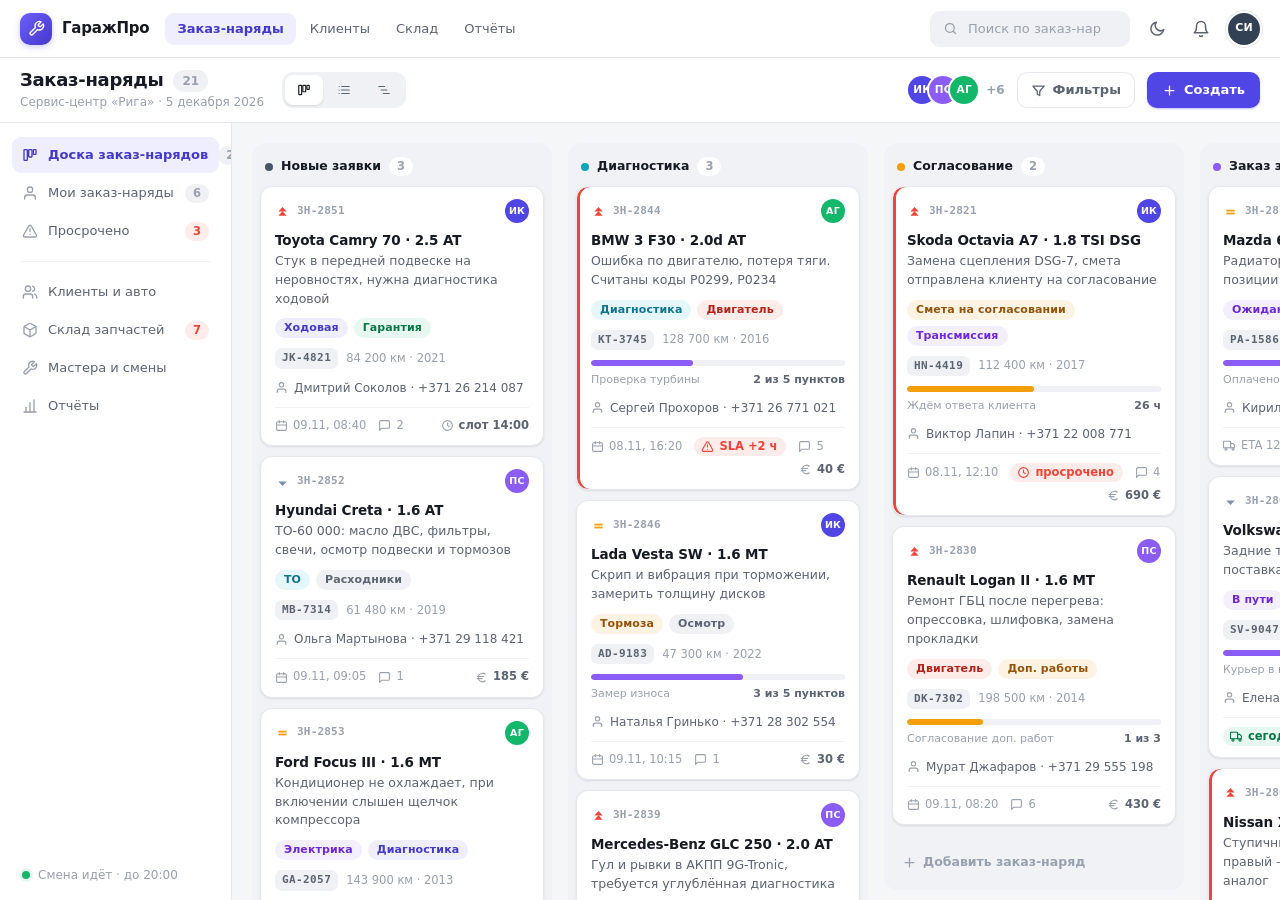
<file: index.html>
<!DOCTYPE html>
<html lang="ru">
<head>
<meta charset="utf-8">
<meta name="viewport" content="width=device-width, initial-scale=1, viewport-fit=cover">
<meta name="description" content="ГаражПро — доска заказ-нарядов автосервиса">
<script src="scripts/theme-boot.js"></script>
<title>ГаражПро — заказ-наряды автосервиса</title>
<link rel="stylesheet" href="styles/tokens.css">
<link rel="stylesheet" href="styles/base.css">
<link rel="stylesheet" href="styles/layout.css">
<link rel="stylesheet" href="styles/components.css">
<link rel="stylesheet" href="styles/modal.css">
<link rel="stylesheet" href="styles/responsive.css">
</head>
<body>
<script src="scripts/icons.js"></script>


<!-- ============================= TOPBAR ============================= -->
<header class="topbar">
  <div class="brand">
    <span class="brand-mark"><svg class="ico" aria-hidden="true"><use href="#i-wrench"/></svg></span>
    <span class="brand-name">ГаражПро</span>
  </div>
  <nav class="topnav" aria-label="Основная навигация">
    <a href="#" class="is-active">Заказ-наряды</a>
    <a href="#">Клиенты</a>
    <a href="#">Склад</a>
    <a href="#">Отчёты</a>
  </nav>
  <div class="topbar-right">
    <label class="topsearch">
      <svg class="ico" aria-hidden="true"><use href="#i-search"/></svg>
      <input type="search" id="global-search" placeholder="Поиск по заказ-нарядам" aria-label="Поиск по заказ-нарядам" autocomplete="off">
    </label>
    <input type="checkbox" id="theme-toggle" class="theme-input" aria-label="Тёмная тема">
    <label class="iconbtn theme-btn" for="theme-toggle" title="Переключить светлую / тёмную тему">
      <svg class="ico ico--moon" aria-hidden="true"><use href="#i-moon"/></svg>
      <svg class="ico ico--sun" aria-hidden="true"><use href="#i-sun"/></svg>
    </label>
    <button class="iconbtn" type="button" aria-label="Уведомления"><svg class="ico" aria-hidden="true"><use href="#i-bell"/></svg></button>
    <a class="avatar av-9" id="current-avatar" href="admin.html" title="Админ-панель: Сергей Ильин">СИ</a>
  </div>
</header>

<!-- ============================= WORKSPACE BAR ============================= -->
<div class="workspacebar">
  <div class="wb-row1">
    <div class="wb-title">
      <div class="wb-title-main">
        <h1 class="wb-name">Заказ-наряды</h1>
        <span class="wb-count" id="board-total">21</span>
      </div>
      <span class="wb-sub" id="workspace-date">Сервис-центр «Рига» · 09 ноября 2026</span>
    </div>
    <nav class="views" aria-label="Представление доски">
      <a href="#" class="is-active"><svg class="ico" aria-hidden="true"><use href="#i-board"/></svg><span>Доска</span></a>
      <a href="#"><svg class="ico" aria-hidden="true"><use href="#i-list"/></svg><span>Список</span></a>
      <a href="#"><svg class="ico" aria-hidden="true"><use href="#i-timeline"/></svg><span>Таймлайн</span></a>
    </nav>
    <div class="wb-right">
      <div class="mem" aria-label="Участники доски">
        <span class="avatar av-1" title="Игорь Ковалёв — мастер-приёмщик">ИК</span>
        <span class="avatar av-2" title="Пётр Сазонов — мастер слесарного цеха">ПС</span>
        <span class="avatar av-3" title="Артём Гусев — диагност">АГ</span>
        <span class="mem-more">+6</span>
      </div>
      <div class="filter-wrap">
        <button class="btn-light btn-icon-only" type="button" id="filter-btn" aria-expanded="false" aria-controls="filter-pop" aria-label="Фильтры">
          <svg class="ico" aria-hidden="true"><use href="#i-filter"/></svg>
          <span class="btn-label">Фильтры</span>
          <span class="filter-count" id="filter-count" hidden>0</span>
        </button>
        <div class="filter-pop" id="filter-pop" role="group" aria-label="Фильтры заказ-нарядов" hidden>
          <p class="filter-pop-title">Приоритет</p>
          <div class="filter-priorities">
            <label class="filter-check"><input type="checkbox" value="high" data-priority><span class="filter-dot filter-dot--high"></span><span>Высокий</span></label>
            <label class="filter-check"><input type="checkbox" value="med" data-priority><span class="filter-dot filter-dot--med"></span><span>Средний</span></label>
            <label class="filter-check"><input type="checkbox" value="low" data-priority><span class="filter-dot filter-dot--low"></span><span>Низкий</span></label>
          </div>
          <label class="filter-check filter-check--line"><input type="checkbox" id="filter-overdue"><span>Только просроченные</span></label>
          <div class="filter-pop-foot">
            <button class="filter-reset" type="button" id="filter-reset">Сбросить</button>
            <span class="filter-summary" id="filter-summary"></span>
          </div>
        </div>
      </div>
      <button class="btn-primary" type="button" id="create-order-btn">
        <svg class="ico" aria-hidden="true"><use href="#i-plus"/></svg>Создать
      </button>
    </div>
  </div>
</div>


<div class="layout">
  <!-- ============================= SIDEBAR ============================= -->
  <aside class="sidebar">
    <nav class="side-group" aria-label="Заказ-наряды">
      <a class="side-link is-active" href="#"><svg class="ico" aria-hidden="true"><use href="#i-board"/></svg>Доска заказ-нарядов<span class="side-count" id="sidebar-board-count">21</span></a>
      <a class="side-link" href="#"><svg class="ico" aria-hidden="true"><use href="#i-user"/></svg>Мои заказ-наряды<span class="side-count">6</span></a>
      <a class="side-link" href="#"><svg class="ico" aria-hidden="true"><use href="#i-alert"/></svg>Просрочено<span class="side-count side-count--red" id="sidebar-overdue-count">2</span></a>
    </nav>

    <div class="side-sep"></div>

    <nav class="side-group" aria-label="Разделы">
      <a class="side-link" href="#"><svg class="ico" aria-hidden="true"><use href="#i-users"/></svg>Клиенты и авто</a>
      <a class="side-link" href="#"><svg class="ico" aria-hidden="true"><use href="#i-package"/></svg>Склад запчастей<span class="side-count side-count--red">7</span></a>
      <a class="side-link" href="#"><svg class="ico" aria-hidden="true"><use href="#i-wrench"/></svg>Мастера и смены</a>
      <a class="side-link" href="#"><svg class="ico" aria-hidden="true"><use href="#i-chart"/></svg>Отчёты</a>
    </nav>

    <div class="side-foot"><span class="dot"></span>Смена идёт · до 20:00</div>
  </aside>

  <div class="board-wrap">
    <div class="board" id="board" aria-label="Доска заказ-нарядов" aria-live="polite"></div>
    <noscript><p style="padding:20px;color:var(--text2)">Для работы доски заказ-нарядов включите JavaScript.</p></noscript>
  </div>
</div>


<!-- ============================= CREATE MODAL ============================= -->
<dialog class="modal" id="create-dialog" aria-labelledby="create-title">
  <form class="modal-card" id="create-form" novalidate>
    <header class="modal-head">
      <div class="modal-head-text">
        <p class="modal-eyebrow">Новый документ</p>
        <h2 class="modal-title" id="create-title">Создать заказ-наряд</h2>
      </div>
      <button class="iconbtn modal-close" type="button" data-close aria-label="Закрыть окно создания">
        <svg class="ico" aria-hidden="true"><use href="#i-x"/></svg>
      </button>
    </header>

    <div class="modal-body">
      <p class="form-hint" id="create-hint">Заполните данные клиента и автомобиля. Номер заказ-наряда присвоится автоматически.</p>

      <fieldset class="form-section">
        <legend class="form-section-title">Клиент</legend>
        <div class="form-grid">
          <div class="field" data-field="client">
            <label class="field-label" for="f-client">Имя клиента <span class="req">*</span></label>
            <input class="input" id="f-client" name="client" type="text" placeholder="Дмитрий Соколов" autocomplete="name" required aria-describedby="err-client">
            <p class="field-error" id="err-client">Укажите имя клиента</p>
          </div>
          <div class="field" data-field="phone">
            <label class="field-label" for="f-phone">Телефон <span class="req">*</span></label>
            <input class="input" id="f-phone" name="phone" type="tel" placeholder="+371 26 123 456" autocomplete="tel" inputmode="tel" required aria-describedby="err-phone">
            <p class="field-error" id="err-phone">Введите номер в формате +371 26 123 456</p>
          </div>
        </div>
      </fieldset>

      <fieldset class="form-section">
        <legend class="form-section-title">Автомобиль</legend>
        <div class="form-grid">
          <div class="field field--full" data-field="title">
            <label class="field-label" for="f-car">Марка и модель <span class="req">*</span></label>
            <input class="input" id="f-car" name="title" type="text" placeholder="Toyota Camry 70 · 2.5 AT" required aria-describedby="err-title">
            <p class="field-error" id="err-title">Укажите автомобиль</p>
          </div>
          <div class="field" data-field="plate">
            <label class="field-label" for="f-plate">Госномер</label>
            <input class="input" id="f-plate" name="plate" type="text" placeholder="AB-1234" autocomplete="off" maxlength="7" aria-describedby="err-plate">
            <p class="field-error" id="err-plate">Формат латвийского номера: AB-1234</p>
          </div>
          <div class="field" data-field="mileage">
            <label class="field-label" for="f-mileage">Пробег, км</label>
            <input class="input" id="f-mileage" name="mileage" type="number" min="0" step="100" placeholder="84 200" inputmode="numeric">
          </div>
          <div class="field" data-field="year">
            <label class="field-label" for="f-year">Год выпуска</label>
            <input class="input" id="f-year" name="year" type="number" min="1950" max="2035" step="1" placeholder="2021" inputmode="numeric">
          </div>
          <div class="field" data-field="master">
            <label class="field-label" for="f-master">Мастер</label>
            <select class="select" id="f-master" name="master"></select>
          </div>
        </div>
      </fieldset>


      <fieldset class="form-section">
        <legend class="form-section-title">Работы и сроки</legend>
        <div class="form-grid">
          <div class="field" data-field="stage">
            <label class="field-label" for="f-stage">Колонка</label>
            <select class="select" id="f-stage" name="stage"></select>
          </div>
          <div class="field" data-field="type">
            <label class="field-label" for="f-type">Тип работ</label>
            <select class="select" id="f-type" name="type">
              <option value="Диагностика" data-tone="blue">Диагностика</option>
              <option value="ТО" data-tone="teal">ТО</option>
              <option value="Ходовая" data-tone="blue">Ходовая</option>
              <option value="Двигатель" data-tone="red">Двигатель</option>
              <option value="Трансмиссия" data-tone="purple">Трансмиссия</option>
              <option value="Тормоза" data-tone="amber">Тормоза</option>
              <option value="Электрика" data-tone="purple">Электрика</option>
              <option value="Кузов" data-tone="purple">Кузов</option>
              <option value="Другое" data-tone="gray">Другое</option>
            </select>
          </div>
          <div class="field field--full" data-field="priority">
            <span class="field-label" id="priority-label">Приоритет</span>
            <div class="segmented" role="radiogroup" aria-labelledby="priority-label">
              <label class="seg seg--high"><input type="radio" name="priority" value="high"><span>Высокий</span></label>
              <label class="seg seg--med"><input type="radio" name="priority" value="med" checked><span>Средний</span></label>
              <label class="seg seg--low"><input type="radio" name="priority" value="low"><span>Низкий</span></label>
            </div>
          </div>
          <div class="field" data-field="price">
            <label class="field-label" for="f-price">Стоимость, €</label>
            <input class="input" id="f-price" name="price" type="number" min="0" step="10" placeholder="180" inputmode="numeric">
          </div>
          <div class="field" data-field="due">
            <label class="field-label" for="f-due">Планируемая выдача</label>
            <input class="input" id="f-due" name="due" type="date">
          </div>
          <div class="field field--full" data-field="desc">
            <label class="field-label" for="f-desc">Описание работ <span class="req">*</span></label>
            <textarea class="textarea" id="f-desc" name="desc" rows="3" placeholder="Жалобы клиента, диагностика и согласованные работы" required aria-describedby="err-desc"></textarea>
            <p class="field-error" id="err-desc">Опишите работы или жалобу клиента</p>
          </div>
        </div>
      </fieldset>
    </div>

    <footer class="modal-foot">
      <button class="btn-light" type="button" data-close>Отмена</button>
      <button class="btn-primary" type="submit">
        <svg class="ico" aria-hidden="true"><use href="#i-plus"/></svg>Создать заказ-наряд
      </button>
    </footer>
  </form>
</dialog>


<!-- ============================= VIEW MODAL ============================= -->
<dialog class="modal modal--view" id="view-dialog" aria-labelledby="view-title">
  <div class="modal-card">
    <header class="modal-head">
      <div class="modal-head-text">
        <p class="modal-eyebrow" id="view-key">ЗН-0000</p>
        <h2 class="modal-title" id="view-title">Заказ-наряд</h2>
      </div>
      <button class="iconbtn modal-close" type="button" data-close aria-label="Закрыть просмотр">
        <svg class="ico" aria-hidden="true"><use href="#i-x"/></svg>
      </button>
    </header>
    <div class="modal-body modal-body--view" id="view-body"></div>
    <footer class="modal-foot modal-foot--view">
      <div class="order-total">
        <span>Стоимость работ</span>
        <b id="view-price">—</b>
      </div>
      <div class="modal-actions">
        <button class="btn-light" type="button" data-close>Закрыть</button>
        <button class="btn-primary" type="button" id="view-advance">
          <svg class="ico" aria-hidden="true"><use href="#i-arrow-right"/></svg>
          <span id="view-advance-label">Переместить дальше</span>
        </button>
      </div>
    </footer>
  </div>
</dialog>

<div class="toast-region" id="toast-region" popover="manual" aria-live="polite" aria-atomic="false"></div>

<script src="scripts/data.js"></script>
<script src="scripts/ui.js"></script>
<script src="scripts/store.js"></script>
<script src="scripts/employees.js"></script>
<script src="scripts/board.js"></script>
<script src="scripts/modals.js"></script>
<script src="scripts/main.js"></script>
</body>
</html>
</file>
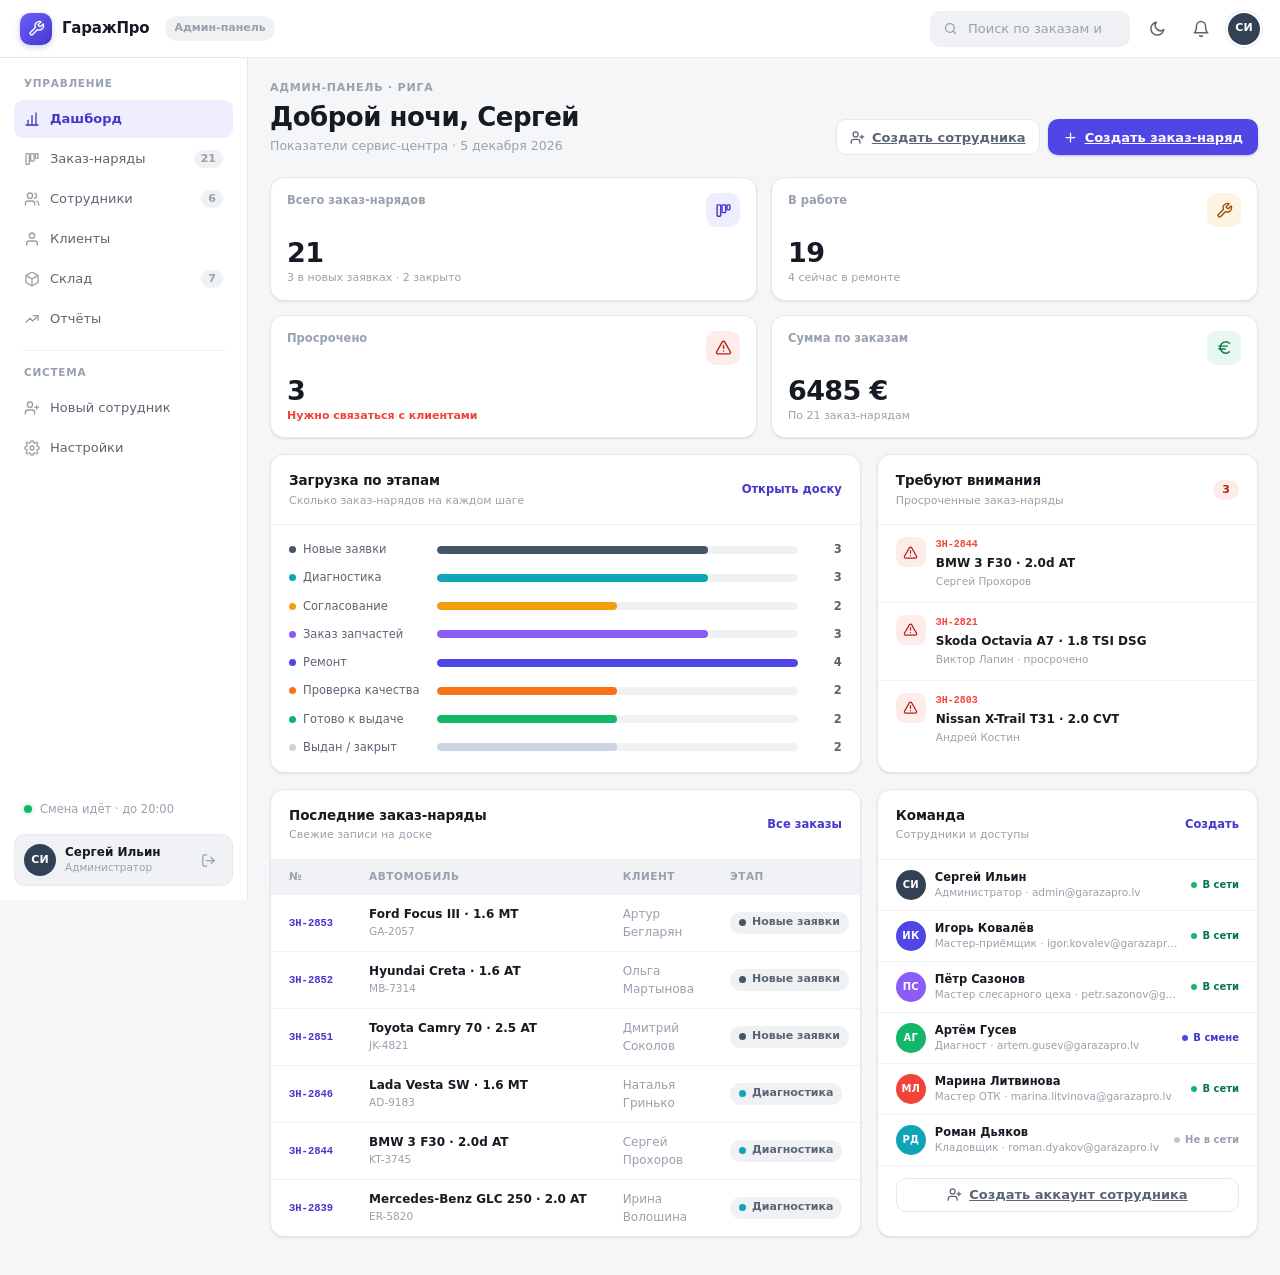
<file: admin.html>
<!DOCTYPE html>
<html lang="ru">
<head>
<meta charset="utf-8">
<meta name="viewport" content="width=device-width, initial-scale=1, viewport-fit=cover">
<meta name="description" content="ГаражПро — админ-панель автосервиса">
<script src="scripts/theme-boot.js"></script>
<title>Админ-панель — ГаражПро</title>
<link rel="stylesheet" href="styles/tokens.css">
<link rel="stylesheet" href="styles/base.css">
<link rel="stylesheet" href="styles/layout.css">
<link rel="stylesheet" href="styles/components.css">
<link rel="stylesheet" href="styles/modal.css">
<link rel="stylesheet" href="styles/responsive.css">
<link rel="stylesheet" href="styles/admin.css">
</head>
<body class="admin-page">
<script src="scripts/icons.js"></script>

<header class="topbar">
  <button class="iconbtn admin-menu-btn" type="button" id="admin-menu-btn" aria-label="Открыть меню" aria-expanded="false" aria-controls="admin-side">
    <svg class="ico" aria-hidden="true"><use href="#i-menu"/></svg>
  </button>
  <a class="brand" href="index.html">
    <span class="brand-mark"><svg class="ico" aria-hidden="true"><use href="#i-wrench"/></svg></span>
    <span class="brand-name">ГаражПро</span>
  </a>
  <span class="admin-top-label">Админ-панель</span>
  <div class="topbar-right">
    <label class="topsearch">
      <svg class="ico" aria-hidden="true"><use href="#i-search"/></svg>
      <input type="search" id="global-search" placeholder="Поиск по заказам и команде" aria-label="Поиск по заказам и команде" autocomplete="off">
    </label>
    <input type="checkbox" id="theme-toggle" class="theme-input" aria-label="Тёмная тема">
    <label class="iconbtn theme-btn" for="theme-toggle" title="Переключить светлую / тёмную тему">
      <svg class="ico ico--moon" aria-hidden="true"><use href="#i-moon"/></svg>
      <svg class="ico ico--sun" aria-hidden="true"><use href="#i-sun"/></svg>
    </label>
    <button class="iconbtn" type="button" id="admin-bell" aria-label="Уведомления"><svg class="ico" aria-hidden="true"><use href="#i-bell"/></svg></button>
    <a class="avatar av-9" id="admin-avatar" href="admin.html" title="Администратор: Сергей Ильин">СИ</a>
  </div>
</header>

<div class="admin-layout">
  <aside class="admin-side" id="admin-side">
    <div class="admin-side-head">
      <a class="brand" href="index.html">
        <span class="brand-mark"><svg class="ico" aria-hidden="true"><use href="#i-wrench"/></svg></span>
        <span class="brand-name">ГаражПро</span>
      </a>
      <button class="iconbtn side-close" type="button" id="admin-close" aria-label="Закрыть меню">
        <svg class="ico" aria-hidden="true"><use href="#i-x"/></svg>
      </button>
    </div>

    <p class="admin-side-label">Управление</p>
    <nav class="admin-nav" aria-label="Админ-навигация">
      <a class="admin-nav-link is-active" href="admin.html"><svg class="ico" aria-hidden="true"><use href="#i-chart"/></svg>Дашборд</a>
      <a class="admin-nav-link" href="index.html"><svg class="ico" aria-hidden="true"><use href="#i-board"/></svg>Заказ-наряды<span class="admin-nav-count" id="nav-orders-count">21</span></a>
      <a class="admin-nav-link" href="#team"><svg class="ico" aria-hidden="true"><use href="#i-users"/></svg>Сотрудники<span class="admin-nav-count" id="nav-employees-count">6</span></a>
      <a class="admin-nav-link" href="#" data-demo><svg class="ico" aria-hidden="true"><use href="#i-user"/></svg>Клиенты</a>
      <a class="admin-nav-link" href="#" data-demo><svg class="ico" aria-hidden="true"><use href="#i-package"/></svg>Склад<span class="admin-nav-count">7</span></a>
      <a class="admin-nav-link" href="#" data-demo><svg class="ico" aria-hidden="true"><use href="#i-trend-up"/></svg>Отчёты</a>
    </nav>

    <div class="admin-side-sep"></div>
    <p class="admin-side-label">Система</p>
    <nav class="admin-nav" aria-label="Системные разделы">
      <a class="admin-nav-link" href="register.html"><svg class="ico" aria-hidden="true"><use href="#i-user-plus"/></svg>Новый сотрудник</a>
      <a class="admin-nav-link" href="#" data-demo><svg class="ico" aria-hidden="true"><use href="#i-settings"/></svg>Настройки</a>
    </nav>

    <div class="admin-side-bottom">
      <div class="admin-shift"><span class="dot"></span>Смена идёт · до 20:00</div>
      <div class="admin-user">
        <span class="avatar av-9" id="side-avatar">СИ</span>
        <div class="admin-user-text"><b id="side-name">Сергей Ильин</b><span id="side-role">Администратор</span></div>
        <a class="admin-user-logout" href="login.html" id="logout-btn" title="Выйти из аккаунта" aria-label="Выйти из аккаунта">
          <svg class="ico" aria-hidden="true"><use href="#i-log-out"/></svg>
        </a>
      </div>
    </div>
  </aside>
  <div class="admin-overlay" id="admin-overlay" hidden></div>

  <main class="admin-main">
    <div class="admin-content">
      <header class="admin-head">
        <div>
          <p class="admin-eyebrow">Админ-панель · Рига</p>
          <h1 class="admin-title" id="admin-greeting">Добрый день, Сергей</h1>
          <p class="admin-sub" id="admin-date">Показатели сервис-центра на сегодня</p>
        </div>
        <div class="admin-actions">
          <a class="btn-light" href="register.html">
            <svg class="ico" aria-hidden="true"><use href="#i-user-plus"/></svg>Создать сотрудника
          </a>
          <a class="btn-primary" href="index.html#/new">
            <svg class="ico" aria-hidden="true"><use href="#i-plus"/></svg>Создать заказ-наряд
          </a>
        </div>
      </header>

      <section class="stat-grid" aria-label="Ключевые показатели">
        <article class="stat-card">
          <div class="stat-top">
            <span class="stat-label">Всего заказ-нарядов</span>
            <span class="stat-icon"><svg class="ico" aria-hidden="true"><use href="#i-board"/></svg></span>
          </div>
          <p class="stat-value" id="stat-orders">—</p>
          <p class="stat-foot" id="stat-orders-foot">На доске сервиса</p>
        </article>
        <article class="stat-card">
          <div class="stat-top">
            <span class="stat-label">В работе</span>
            <span class="stat-icon stat-icon--amber"><svg class="ico" aria-hidden="true"><use href="#i-wrench"/></svg></span>
          </div>
          <p class="stat-value" id="stat-active">—</p>
          <p class="stat-foot" id="stat-active-foot">На разных этапах</p>
        </article>
        <article class="stat-card">
          <div class="stat-top">
            <span class="stat-label">Просрочено</span>
            <span class="stat-icon stat-icon--red"><svg class="ico" aria-hidden="true"><use href="#i-alert"/></svg></span>
          </div>
          <p class="stat-value" id="stat-late">—</p>
          <p class="stat-foot" id="stat-late-foot">Требуют внимания</p>
        </article>
        <article class="stat-card">
          <div class="stat-top">
            <span class="stat-label">Сумма по заказам</span>
            <span class="stat-icon stat-icon--green"><svg class="ico" aria-hidden="true"><use href="#i-euro"/></svg></span>
          </div>
          <p class="stat-value" id="stat-revenue">—</p>
          <p class="stat-foot" id="stat-revenue-foot">По текущим работам</p>
        </article>
      </section>

      <div class="dash-grid">
        <section class="dash-card">
          <header class="dash-card-head">
            <div><h2 class="dash-card-title">Загрузка по этапам</h2><p class="dash-card-sub">Сколько заказ-нарядов на каждом шаге</p></div>
            <a class="dash-card-link" href="index.html">Открыть доску</a>
          </header>
          <div class="dash-card-body">
            <div class="stage-chart" id="stage-chart"></div>
          </div>
        </section>

        <section class="dash-card">
          <header class="dash-card-head">
            <div><h2 class="dash-card-title">Требуют внимания</h2><p class="dash-card-sub">Просроченные заказ-наряды</p></div>
            <span class="label label--red" id="overdue-count">0</span>
          </header>
          <div class="issue-list" id="overdue-list"></div>
        </section>
      </div>

      <div class="dash-grid">
        <section class="dash-card">
          <header class="dash-card-head">
            <div><h2 class="dash-card-title">Последние заказ-наряды</h2><p class="dash-card-sub">Свежие записи на доске</p></div>
            <a class="dash-card-link" href="index.html">Все заказы</a>
          </header>
          <div class="table-wrap">
            <table class="data-table">
              <thead>
                <tr><th>№</th><th>Автомобиль</th><th>Клиент</th><th>Этап</th><th class="num">Сумма</th></tr>
              </thead>
              <tbody id="recent-orders-body"></tbody>
            </table>
          </div>
        </section>

        <section class="dash-card" id="team">
          <header class="dash-card-head">
            <div><h2 class="dash-card-title">Команда</h2><p class="dash-card-sub">Сотрудники и доступы</p></div>
            <a class="dash-card-link" href="register.html">Создать</a>
          </header>
          <div class="team-list" id="team-list"></div>
          <div class="team-footer">
            <a class="btn-light" href="register.html"><svg class="ico" aria-hidden="true"><use href="#i-user-plus"/></svg>Создать аккаунт сотрудника</a>
          </div>
        </section>
      </div>
    </div>
  </main>
</div>

<div class="toast-region" id="toast-region" popover="manual" aria-live="polite" aria-atomic="false"></div>
<script src="scripts/data.js"></script>
<script src="scripts/ui.js"></script>
<script src="scripts/store.js"></script>
<script src="scripts/employees.js"></script>
<script src="scripts/dashboard.js"></script>
</body>
</html>
</file>
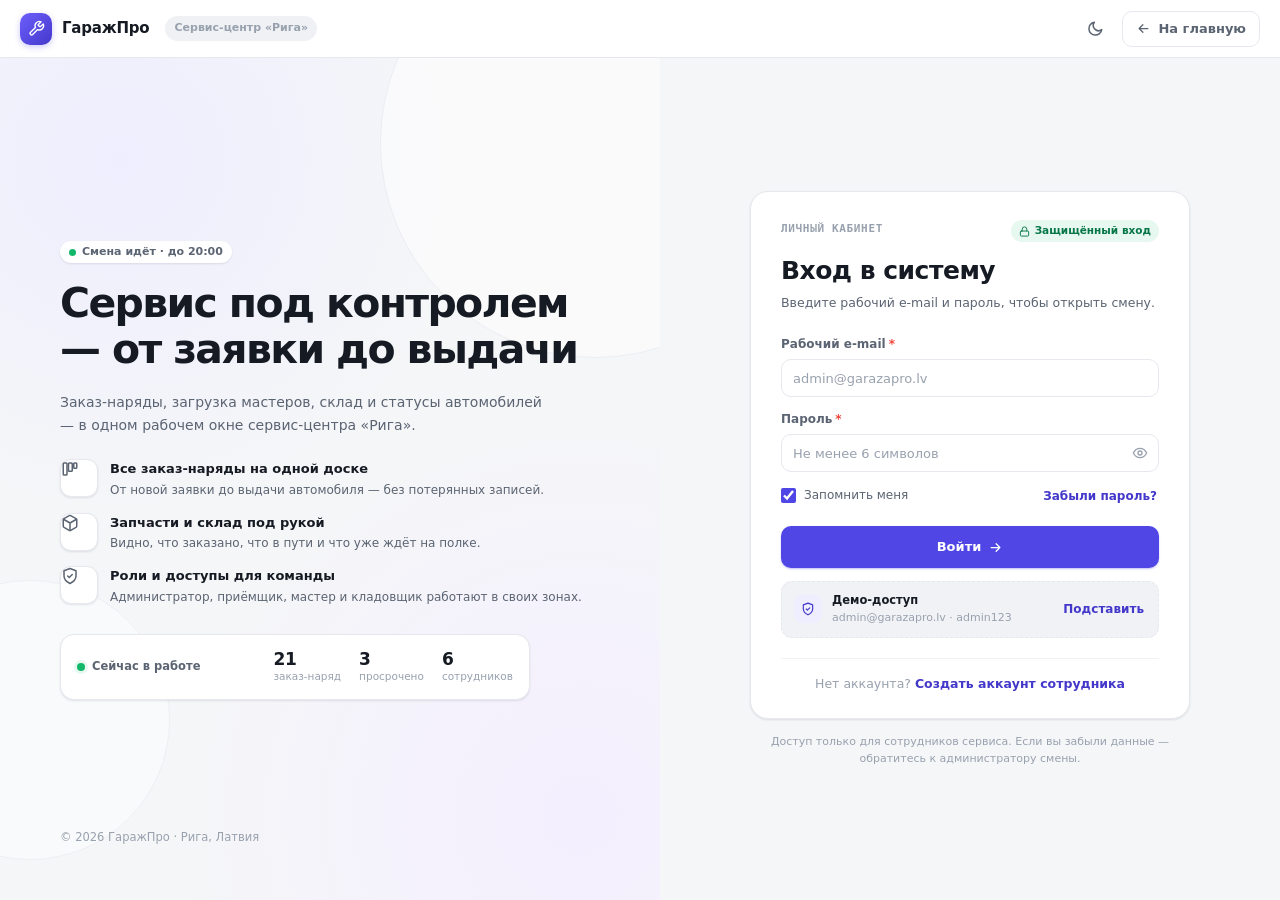
<file: login.html>
<!DOCTYPE html>
<html lang="ru">
<head>
<meta charset="utf-8">
<meta name="viewport" content="width=device-width, initial-scale=1, viewport-fit=cover">
<meta name="description" content="ГаражПро — вход в систему для сотрудников автосервиса">
<script src="scripts/theme-boot.js"></script>
<title>Вход — ГаражПро</title>
<link rel="stylesheet" href="styles/tokens.css">
<link rel="stylesheet" href="styles/base.css">
<link rel="stylesheet" href="styles/layout.css">
<link rel="stylesheet" href="styles/components.css">
<link rel="stylesheet" href="styles/modal.css">
<link rel="stylesheet" href="styles/responsive.css">
<link rel="stylesheet" href="styles/auth.css">
</head>
<body class="auth-page" data-page="login">
<script src="scripts/icons.js"></script>

<header class="topbar">
  <a class="brand" href="index.html">
    <span class="brand-mark"><svg class="ico" aria-hidden="true"><use href="#i-wrench"/></svg></span>
    <span class="brand-name">ГаражПро</span>
  </a>
  <span class="auth-top-label">Сервис-центр «Рига»</span>
  <div class="topbar-right">
    <input type="checkbox" id="theme-toggle" class="theme-input" aria-label="Тёмная тема">
    <label class="iconbtn theme-btn" for="theme-toggle" title="Переключить светлую / тёмную тему">
      <svg class="ico ico--moon" aria-hidden="true"><use href="#i-moon"/></svg>
      <svg class="ico ico--sun" aria-hidden="true"><use href="#i-sun"/></svg>
    </label>
    <a class="btn-light auth-home" href="index.html">
      <svg class="ico" aria-hidden="true"><use href="#i-arrow-left"/></svg>На главную
    </a>
  </div>
</header>

<main class="auth-main">
  <section class="auth-aside">
    <div class="auth-aside-content">
      <span class="status-pill auth-status"><span class="status-dot" style="background:var(--green)"></span>Смена идёт · до 20:00</span>
      <h1>Сервис под контролем — от заявки до выдачи</h1>
      <p class="auth-lead">Заказ-наряды, загрузка мастеров, склад и статусы автомобилей — в одном рабочем окне сервис-центра «Рига».</p>

      <div class="auth-benefits">
        <div class="auth-benefit">
          <span class="auth-benefit-icon"><svg class="ico" aria-hidden="true"><use href="#i-board"/></svg></span>
          <div><b>Все заказ-наряды на одной доске</b><span>От новой заявки до выдачи автомобиля — без потерянных записей.</span></div>
        </div>
        <div class="auth-benefit">
          <span class="auth-benefit-icon"><svg class="ico" aria-hidden="true"><use href="#i-package"/></svg></span>
          <div><b>Запчасти и склад под рукой</b><span>Видно, что заказано, что в пути и что уже ждёт на полке.</span></div>
        </div>
        <div class="auth-benefit">
          <span class="auth-benefit-icon"><svg class="ico" aria-hidden="true"><use href="#i-shield"/></svg></span>
          <div><b>Роли и доступы для команды</b><span>Администратор, приёмщик, мастер и кладовщик работают в своих зонах.</span></div>
        </div>
      </div>

      <div class="auth-live">
        <div class="auth-live-head"><span class="dot"></span>Сейчас в работе</div>
        <div class="auth-live-stats">
          <div class="auth-live-stat"><b>21</b><span>заказ-наряд</span></div>
          <div class="auth-live-stat"><b>3</b><span>просрочено</span></div>
          <div class="auth-live-stat"><b data-live-employees>6</b><span>сотрудников</span></div>
        </div>
      </div>
    </div>
    <p class="auth-foot">© 2026 ГаражПро · Рига, Латвия</p>
  </section>

  <section class="auth-panel">
    <div class="auth-panel-inner">
      <div class="auth-card">
        <div class="auth-card-top">
          <p class="modal-eyebrow">Личный кабинет</p>
          <span class="auth-secure"><svg class="ico" aria-hidden="true"><use href="#i-lock"/></svg>Защищённый вход</span>
        </div>
        <h2 class="auth-title">Вход в систему</h2>
        <p class="auth-sub">Введите рабочий e-mail и пароль, чтобы открыть смену.</p>

        <form class="auth-form" id="login-form" novalidate>
          <div class="field" data-field="email">
            <label class="field-label" for="login-email">Рабочий e-mail <span class="req">*</span></label>
            <input class="input" id="login-email" name="email" type="email" placeholder="admin@garazapro.lv" autocomplete="username" required aria-describedby="err-login-email">
            <p class="field-error" id="err-login-email">Введите корректный e-mail</p>
          </div>

          <div class="field" data-field="password">
            <label class="field-label" for="login-password">Пароль <span class="req">*</span></label>
            <div class="input-wrap">
              <input class="input" id="login-password" name="password" type="password" placeholder="Не менее 6 символов" autocomplete="current-password" required aria-describedby="err-login-password">
              <button class="input-action" type="button" data-password-toggle="login-password" aria-label="Показать пароль">
                <svg class="ico" aria-hidden="true"><use href="#i-eye"/></svg>
              </button>
            </div>
            <p class="field-error" id="err-login-password">Введите пароль</p>
          </div>

          <div class="auth-row">
            <label class="auth-check"><input type="checkbox" id="login-remember" checked><span>Запомнить меня</span></label>
            <button class="auth-link" type="button" id="forgot-password">Забыли пароль?</button>
          </div>

          <div class="auth-alert" id="login-alert" hidden>
            <svg class="ico" aria-hidden="true"><use href="#i-alert"/></svg>
            <span id="login-alert-text">Аккаунт не найден.</span>
          </div>

          <button class="btn-primary auth-submit" type="submit" id="login-submit">
            <span>Войти</span>
            <svg class="ico" aria-hidden="true"><use href="#i-arrow-right"/></svg>
          </button>

          <div class="auth-demo">
            <span class="auth-demo-icon"><svg class="ico" aria-hidden="true"><use href="#i-shield"/></svg></span>
            <div class="auth-demo-text"><b>Демо-доступ</b><span>admin@garazapro.lv · admin123</span></div>
            <button class="auth-link" type="button" id="fill-demo">Подставить</button>
          </div>
        </form>

        <p class="auth-switch">Нет аккаунта? <a href="register.html">Создать аккаунт сотрудника</a></p>
      </div>
      <p class="auth-legal">Доступ только для сотрудников сервиса. Если вы забыли данные — обратитесь к администратору смены.</p>
    </div>
  </section>
</main>

<div class="toast-region" id="toast-region" popover="manual" aria-live="polite" aria-atomic="false"></div>
<script src="scripts/data.js"></script>
<script src="scripts/ui.js"></script>
<script src="scripts/employees.js"></script>
<script src="scripts/auth.js"></script>
</body>
</html>
</file>
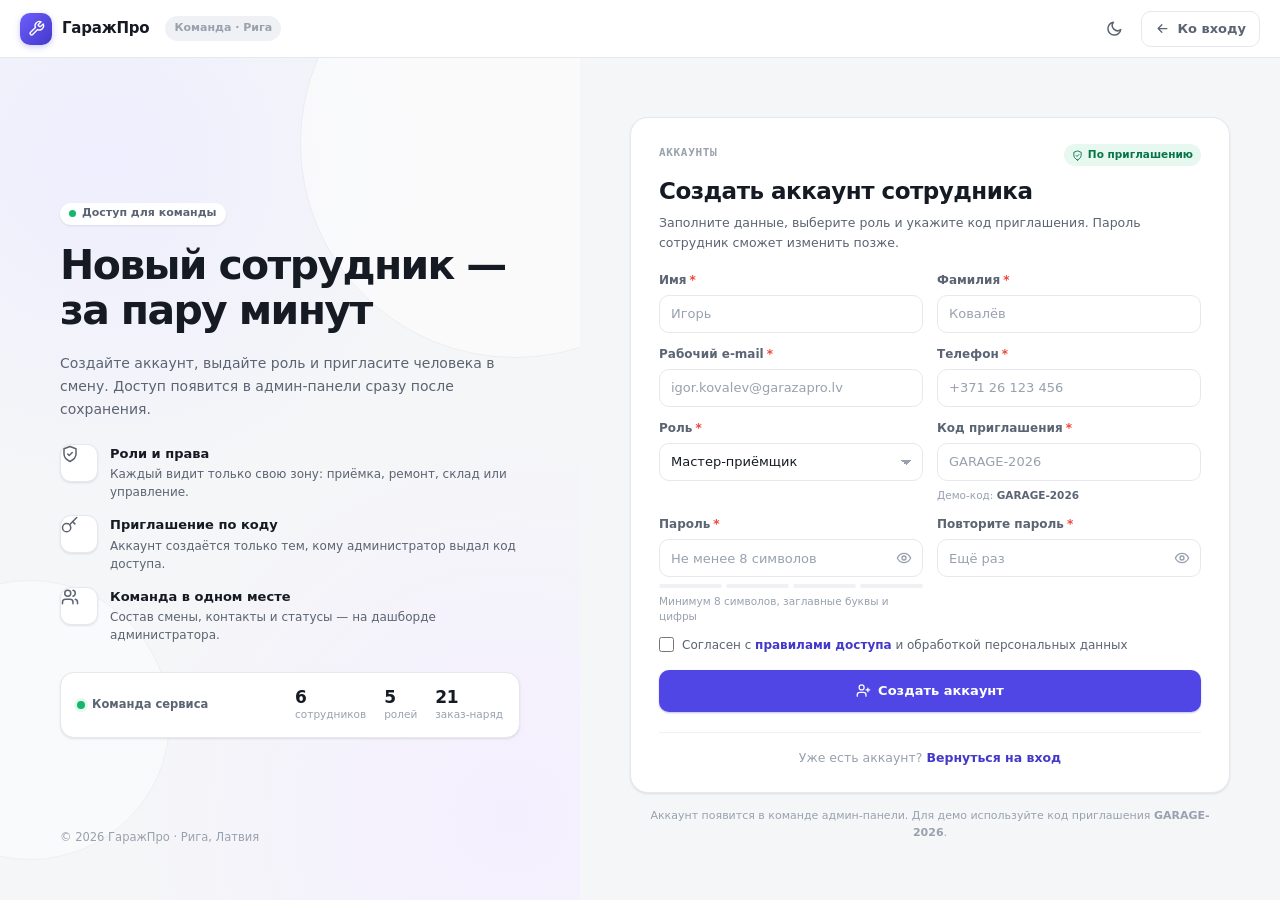
<file: register.html>
<!DOCTYPE html>
<html lang="ru">
<head>
<meta charset="utf-8">
<meta name="viewport" content="width=device-width, initial-scale=1, viewport-fit=cover">
<meta name="description" content="ГаражПро — создание аккаунта сотрудника автосервиса">
<script src="scripts/theme-boot.js"></script>
<title>Новый сотрудник — ГаражПро</title>
<link rel="stylesheet" href="styles/tokens.css">
<link rel="stylesheet" href="styles/base.css">
<link rel="stylesheet" href="styles/layout.css">
<link rel="stylesheet" href="styles/components.css">
<link rel="stylesheet" href="styles/modal.css">
<link rel="stylesheet" href="styles/responsive.css">
<link rel="stylesheet" href="styles/auth.css">
</head>
<body class="auth-page auth-page--register" data-page="register">
<script src="scripts/icons.js"></script>

<header class="topbar">
  <a class="brand" href="index.html">
    <span class="brand-mark"><svg class="ico" aria-hidden="true"><use href="#i-wrench"/></svg></span>
    <span class="brand-name">ГаражПро</span>
  </a>
  <span class="auth-top-label">Команда · Рига</span>
  <div class="topbar-right">
    <input type="checkbox" id="theme-toggle" class="theme-input" aria-label="Тёмная тема">
    <label class="iconbtn theme-btn" for="theme-toggle" title="Переключить светлую / тёмную тему">
      <svg class="ico ico--moon" aria-hidden="true"><use href="#i-moon"/></svg>
      <svg class="ico ico--sun" aria-hidden="true"><use href="#i-sun"/></svg>
    </label>
    <a class="btn-light auth-home" href="login.html">
      <svg class="ico" aria-hidden="true"><use href="#i-arrow-left"/></svg>Ко входу
    </a>
  </div>
</header>

<main class="auth-main">
  <section class="auth-aside">
    <div class="auth-aside-content">
      <span class="status-pill auth-status"><span class="status-dot" style="background:var(--green)"></span>Доступ для команды</span>
      <h1>Новый сотрудник — за пару минут</h1>
      <p class="auth-lead">Создайте аккаунт, выдайте роль и пригласите человека в смену. Доступ появится в админ-панели сразу после сохранения.</p>

      <div class="auth-benefits">
        <div class="auth-benefit">
          <span class="auth-benefit-icon"><svg class="ico" aria-hidden="true"><use href="#i-shield"/></svg></span>
          <div><b>Роли и права</b><span>Каждый видит только свою зону: приёмка, ремонт, склад или управление.</span></div>
        </div>
        <div class="auth-benefit">
          <span class="auth-benefit-icon"><svg class="ico" aria-hidden="true"><use href="#i-key"/></svg></span>
          <div><b>Приглашение по коду</b><span>Аккаунт создаётся только тем, кому администратор выдал код доступа.</span></div>
        </div>
        <div class="auth-benefit">
          <span class="auth-benefit-icon"><svg class="ico" aria-hidden="true"><use href="#i-users"/></svg></span>
          <div><b>Команда в одном месте</b><span>Состав смены, контакты и статусы — на дашборде администратора.</span></div>
        </div>
      </div>

      <div class="auth-live">
        <div class="auth-live-head"><span class="dot"></span>Команда сервиса</div>
        <div class="auth-live-stats">
          <div class="auth-live-stat"><b data-live-employees>6</b><span>сотрудников</span></div>
          <div class="auth-live-stat"><b>5</b><span>ролей</span></div>
          <div class="auth-live-stat"><b>21</b><span>заказ-наряд</span></div>
        </div>
      </div>
    </div>
    <p class="auth-foot">© 2026 ГаражПро · Рига, Латвия</p>
  </section>

  <section class="auth-panel">
    <div class="auth-panel-inner">
      <div class="auth-card" id="register-card">
        <div id="register-head">
          <div class="auth-card-top">
            <p class="modal-eyebrow">Аккаунты</p>
            <span class="auth-secure"><svg class="ico" aria-hidden="true"><use href="#i-shield"/></svg>По приглашению</span>
          </div>
          <h2 class="auth-title">Создать аккаунт сотрудника</h2>
          <p class="auth-sub">Заполните данные, выберите роль и укажите код приглашения. Пароль сотрудник сможет изменить позже.</p>
        </div>

        <form class="auth-form" id="register-form" novalidate>
          <div class="form-grid">
            <div class="field" data-field="firstName">
              <label class="field-label" for="reg-first-name">Имя <span class="req">*</span></label>
              <input class="input" id="reg-first-name" name="firstName" type="text" placeholder="Игорь" autocomplete="given-name" required aria-describedby="err-firstName">
              <p class="field-error" id="err-firstName">Укажите имя</p>
            </div>
            <div class="field" data-field="lastName">
              <label class="field-label" for="reg-last-name">Фамилия <span class="req">*</span></label>
              <input class="input" id="reg-last-name" name="lastName" type="text" placeholder="Ковалёв" autocomplete="family-name" required aria-describedby="err-lastName">
              <p class="field-error" id="err-lastName">Укажите фамилию</p>
            </div>
            <div class="field" data-field="email">
              <label class="field-label" for="reg-email">Рабочий e-mail <span class="req">*</span></label>
              <input class="input" id="reg-email" name="email" type="email" placeholder="igor.kovalev@garazapro.lv" autocomplete="email" required aria-describedby="err-email">
              <p class="field-error" id="err-email">Введите корректный e-mail</p>
            </div>
            <div class="field" data-field="phone">
              <label class="field-label" for="reg-phone">Телефон <span class="req">*</span></label>
              <input class="input" id="reg-phone" name="phone" type="tel" placeholder="+371 26 123 456" autocomplete="tel" inputmode="tel" required aria-describedby="err-phone">
              <p class="field-error" id="err-phone">Введите номер в формате +371 26 123 456</p>
            </div>
            <div class="field" data-field="role">
              <label class="field-label" for="reg-role">Роль <span class="req">*</span></label>
              <select class="select" id="reg-role" name="role" required aria-describedby="err-role">
                <option value="master">Мастер-приёмщик</option>
                <option value="mechanic">Мастер слесарного цеха</option>
                <option value="diagnost">Диагност</option>
                <option value="warehouse">Кладовщик</option>
                <option value="manager">Менеджер</option>
                <option value="admin">Администратор</option>
              </select>
              <p class="field-error" id="err-role">Выберите роль</p>
            </div>
            <div class="field" data-field="invite">
              <label class="field-label" for="reg-invite">Код приглашения <span class="req">*</span></label>
              <input class="input" id="reg-invite" name="invite" type="text" placeholder="GARAGE-2026" autocomplete="off" spellcheck="false" required aria-describedby="err-invite">
              <p class="auth-invite-hint">Демо-код: <b>GARAGE-2026</b></p>
              <p class="field-error" id="err-invite">Неверный код приглашения</p>
            </div>
            <div class="field" data-field="password">
              <label class="field-label" for="reg-password">Пароль <span class="req">*</span></label>
              <div class="input-wrap">
                <input class="input" id="reg-password" name="password" type="password" placeholder="Не менее 8 символов" autocomplete="new-password" required aria-describedby="err-password">
                <button class="input-action" type="button" data-password-toggle="reg-password" aria-label="Показать пароль">
                  <svg class="ico" aria-hidden="true"><use href="#i-eye"/></svg>
                </button>
              </div>
              <div class="pw-meter" id="pw-meter" data-score="0" aria-hidden="true"><span></span><span></span><span></span><span></span></div>
              <p class="pw-hint" id="pw-hint">Минимум 8 символов, заглавные буквы и цифры</p>
              <p class="field-error" id="err-password">Пароль слишком простой</p>
            </div>
            <div class="field" data-field="confirm">
              <label class="field-label" for="reg-confirm">Повторите пароль <span class="req">*</span></label>
              <div class="input-wrap">
                <input class="input" id="reg-confirm" name="confirm" type="password" placeholder="Ещё раз" autocomplete="new-password" required aria-describedby="err-confirm">
                <button class="input-action" type="button" data-password-toggle="reg-confirm" aria-label="Показать пароль">
                  <svg class="ico" aria-hidden="true"><use href="#i-eye"/></svg>
                </button>
              </div>
              <p class="field-error" id="err-confirm">Пароли не совпадают</p>
            </div>
            <div class="field field--full" data-field="terms">
              <label class="auth-check auth-terms"><input type="checkbox" id="reg-terms"><span>Согласен с <a href="#" data-demo-link>правилами доступа</a> и обработкой персональных данных</span></label>
              <p class="field-error" id="err-terms">Подтвердите согласие</p>
            </div>
          </div>

          <button class="btn-primary auth-submit" type="submit">
            <svg class="ico" aria-hidden="true"><use href="#i-user-plus"/></svg>
            <span>Создать аккаунт</span>
          </button>
        </form>

        <div class="auth-success" id="register-success" hidden>
          <span class="auth-success-icon"><svg class="ico" aria-hidden="true"><use href="#i-check-circle"/></svg></span>
          <p class="modal-eyebrow">Готово</p>
          <h2>Аккаунт создан</h2>
          <p id="success-text">Сотрудник добавлен в команду.</p>
          <div class="auth-success-card">
            <span class="avatar av-1" id="success-avatar">ИК</span>
            <div class="auth-success-text"><b id="success-name">Сотрудник</b><span id="success-role">Мастер-приёмщик · email</span></div>
          </div>
          <div class="auth-success-actions">
            <a class="btn-primary" id="success-action" href="admin.html">В дашборд</a>
            <button class="btn-light" type="button" id="create-another">Создать ещё</button>
          </div>
        </div>

        <p class="auth-switch" id="register-switch">Уже есть аккаунт? <a href="login.html">Вернуться на вход</a></p>
      </div>
      <p class="auth-legal">Аккаунт появится в команде админ-панели. Для демо используйте код приглашения <b>GARAGE-2026</b>.</p>
    </div>
  </section>
</main>

<div class="toast-region" id="toast-region" popover="manual" aria-live="polite" aria-atomic="false"></div>
<script src="scripts/data.js"></script>
<script src="scripts/ui.js"></script>
<script src="scripts/employees.js"></script>
<script src="scripts/auth.js"></script>
</body>
</html>
</file>
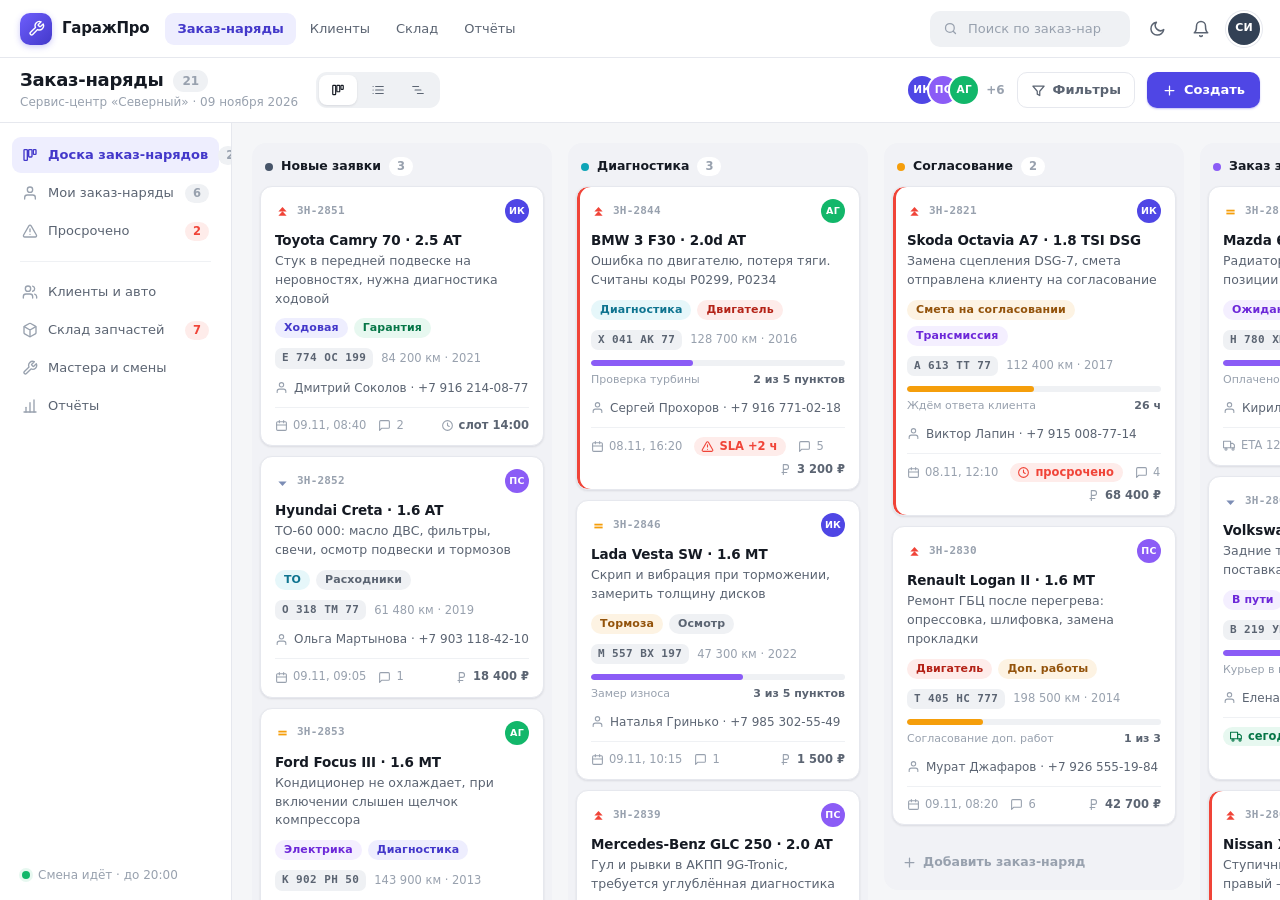
<file: template/auto-service-board.html>
<!DOCTYPE html>
<html lang="ru">
<head>
<meta charset="utf-8">
<meta name="viewport" content="width=device-width, initial-scale=1">
<title>ГаражПро — заказ-наряды автосервиса</title>
<style>
/* ================= tokens (light) ================= */
:root{
  color-scheme:light;
  --bg:#f5f6f8;--surface:#ffffff;--col-bg:#f1f2f6;
  --card:#ffffff;--ctl:#ffffff;--ring:#ffffff;--done:#fcfcfd;
  --text:#151a23;--text2:#5b6472;--text3:#98a1ae;
  --border:#e6e8ee;--border2:#eff1f4;--hover-line:#d3d7e0;--empty-line:#d5d9e2;--scroll:#d5d9e2;
  --blue:#4f46e5;--blue-dark:#4338ca;--blue-soft:#eeeefe;
  --green:#12b76a;--green-soft:#e7f8f0;--ok:#067647;
  --red:#f04438;--red-soft:#feecea;--danger:#b42318;
  --amber:#f59e0b;--amber-soft:#fdf3e3;--warn:#93530b;
  --purple:#8b5cf6;--purple-soft:#f4efff;--violet:#6d28d9;
  --teal:#0ea5b7;--teal-soft:#e6f7fa;--cyan:#0e7490;
  --slate:#7c8db5;--gray-bar:#c3c9d4;
  --card-shadow:0 1px 2px rgba(16,24,40,.05),0 1px 3px rgba(16,24,40,.05);
  --shadow-pop:0 8px 24px rgba(16,24,40,.10);
  --r-card:12px;--r-ctl:10px;
}

/* ================= tokens (dark) ================= */
:root:has(#theme-toggle:checked){
  color-scheme:dark;
  --bg:#0f1319;--surface:#151a21;--col-bg:#12161d;
  --card:#1a1f27;--ctl:#222833;--ring:#151a21;--done:#171c24;
  --text:#e8ebf1;--text2:#a6aebc;--text3:#7c8595;
  --border:#2a313b;--border2:#20262f;--hover-line:#39414d;--empty-line:#2f3742;--scroll:#39414d;
  --blue:#5b57e8;--blue-dark:#b9b7ff;--blue-soft:#242449;
  --green:#2fbf8b;--green-soft:#12302a;--ok:#4fd7a0;
  --red:#ff6b5e;--red-soft:#3a1d1d;--danger:#ff9a90;
  --amber:#f5b544;--amber-soft:#33270f;--warn:#f0b45e;
  --purple:#a78bfa;--purple-soft:#2a2140;--violet:#c4b1ff;
  --teal:#38c7d4;--teal-soft:#0f2c31;--cyan:#5ed3e0;
  --slate:#8f9aab;--gray-bar:#3a424e;
  --card-shadow:0 1px 2px rgba(0,0,0,.55),0 1px 3px rgba(0,0,0,.45);
  --shadow-pop:0 8px 24px rgba(0,0,0,.55);
}
/* тонкая подстройка вложенных подложек в тёмной теме */
:root:has(#theme-toggle:checked) .views{background:#10151b}
:root:has(#theme-toggle:checked) .topsearch{background:#1c222b}
*,*::before,*::after{box-sizing:border-box}
html,body{height:100%}
body{
  margin:0;height:100vh;display:flex;flex-direction:column;overflow:hidden;
  background:var(--bg);color:var(--text);
  font:13.5px/1.5 ui-sans-serif,system-ui,-apple-system,"Segoe UI",Roboto,"Helvetica Neue",Arial,sans-serif;
  -webkit-font-smoothing:antialiased;
}
h1,h2,h3,h4,p{margin:0}
ul,ol{margin:0;padding:0;list-style:none}
a{color:inherit}
button{font:inherit;color:inherit;background:none;border:0;padding:0;cursor:pointer}
input{font:inherit}
.sprite{position:absolute;width:0;height:0;overflow:hidden}
.ico{display:block;width:16px;height:16px;flex:0 0 auto}
.muted{color:var(--text2)}
.nowrap{white-space:nowrap}

/* ================= topbar ================= */
.topbar{flex:0 0 58px;height:58px;display:flex;align-items:center;gap:16px;padding:0 20px;background:var(--surface);border-bottom:1px solid var(--border)}
.brand{display:flex;align-items:center;gap:10px}
.brand-mark{width:32px;height:32px;border-radius:10px;background:linear-gradient(135deg,#6d5efc,#4338ca);display:grid;place-items:center;color:#fff;box-shadow:0 2px 6px rgba(79,70,229,.28)}
.brand-mark .ico{width:17px;height:17px}
.brand-name{font-size:15px;font-weight:700;letter-spacing:-.2px;white-space:nowrap}
.topnav{display:flex;align-items:center;gap:2px}
.topnav a{display:flex;align-items:center;height:32px;padding:0 12px;border-radius:9px;color:var(--text2);text-decoration:none;font-size:13px;font-weight:500;white-space:nowrap}
.topnav a:hover{background:var(--border2);color:var(--text)}
.topnav a.is-active{background:var(--blue-soft);color:var(--blue-dark);font-weight:600}
.topbar-right{margin-left:auto;display:flex;align-items:center;gap:10px}
.topsearch{display:flex;align-items:center;gap:8px;height:36px;width:264px;padding:0 12px;border-radius:var(--r-ctl);background:var(--border2);border:1px solid transparent}
.topsearch:focus-within{background:var(--ctl);border-color:var(--blue)}
.topsearch .ico{width:15px;height:15px;color:var(--text3)}
.topsearch input{flex:1;min-width:0;border:0;background:none;outline:none;color:var(--text);font-size:13px}
.topsearch input::placeholder{color:var(--text3)}
.iconbtn{display:grid;place-items:center;width:34px;height:34px;border-radius:9px;color:var(--text2)}
.iconbtn:hover{background:var(--border2);color:var(--text)}
.iconbtn .ico{width:18px;height:18px}
/* ===== переключатель темы: только CSS, без JS и анимаций ===== */
.theme-input{position:absolute;width:1px;height:1px;margin:0;opacity:0;pointer-events:none}
.theme-btn{cursor:pointer;user-select:none}
.theme-btn .ico--sun{display:none}
:root:has(#theme-toggle:checked) .theme-btn .ico--moon{display:none}
:root:has(#theme-toggle:checked) .theme-btn .ico--sun{display:block}
.theme-input:focus-visible+.theme-btn{outline:2px solid var(--blue);outline-offset:2px}

/* ================= avatars ================= */
.avatar{display:inline-grid;place-items:center;width:26px;height:26px;border-radius:50%;font-size:10.5px;font-weight:700;color:#fff;letter-spacing:.2px;flex:0 0 auto}
.topbar .avatar{width:32px;height:32px;font-size:11px;box-shadow:0 0 0 2px var(--ring),0 0 0 3px var(--border)}
.av-1{background:#4f46e5}.av-2{background:#8b5cf6}.av-3{background:#12b76a}
.av-4{background:#f04438}.av-5{background:#f59e0b}.av-6{background:#0ea5b7}
.av-7{background:#6366f1}.av-8{background:#ec4899}.av-9{background:#334155}

/* ================= workspace bar ================= */
.workspacebar{flex:0 0 auto;background:var(--surface);border-bottom:1px solid var(--border);padding:0 20px}
.wb-row1{display:flex;align-items:center;gap:18px;height:64px}
.wb-title{display:flex;flex-direction:column;gap:1px;min-width:0}
.wb-title-main{display:flex;align-items:center;gap:10px}
.wb-name{font-size:18px;font-weight:700;letter-spacing:-.3px;line-height:1.25;white-space:nowrap}
.wb-sub{font-size:12px;color:var(--text3);white-space:nowrap}
.wb-count{font-size:12px;font-weight:600;color:var(--text3);background:var(--border2);border-radius:999px;padding:2px 9px;line-height:18px}
.views{display:flex;align-items:center;gap:2px;padding:3px;border-radius:11px;background:var(--border2)}
.views a{display:inline-flex;align-items:center;gap:6px;height:30px;padding:0 12px;border-radius:8px;color:var(--text2);text-decoration:none;font-size:12.5px;font-weight:600;white-space:nowrap}
.views a:hover{color:var(--text)}
.views a.is-active{background:var(--ctl);color:var(--text);box-shadow:var(--card-shadow)}
.views .ico{width:14px;height:14px}
.wb-right{margin-left:auto;display:flex;align-items:center;gap:12px}
.mem{display:flex;align-items:center;padding-left:7px}
.mem .avatar{width:28px;height:28px;font-size:10.5px;margin-left:-7px;box-shadow:0 0 0 2px var(--ring)}
.mem .avatar:first-child{margin-left:0}
.mem-more{font-size:12px;font-weight:600;color:var(--text3);margin-left:8px}
.btn-light{display:inline-flex;align-items:center;gap:7px;height:36px;padding:0 13px;border-radius:var(--r-ctl);border:1px solid var(--border);background:var(--ctl);color:var(--text2);font-size:13px;font-weight:600;white-space:nowrap}
.btn-light:hover{background:var(--border2);color:var(--text)}
.btn-light .ico{width:15px;height:15px}
.btn-primary{display:inline-flex;align-items:center;gap:7px;height:36px;padding:0 15px;border-radius:var(--r-ctl);background:var(--blue);color:#fff;font-size:13px;font-weight:600;white-space:nowrap;box-shadow:0 1px 2px rgba(79,70,229,.35)}
.btn-primary:hover{background:var(--blue-dark)}
.btn-primary .ico{width:15px;height:15px}

/* ================= layout ================= */
.layout{flex:1;min-height:0;display:flex}
.board-wrap{flex:1;min-width:0;display:flex;flex-direction:column;min-height:0}

/* ================= sidebar ================= */
.sidebar{flex:0 0 232px;width:232px;background:var(--surface);border-right:1px solid var(--border);padding:14px 12px 12px;overflow:auto;display:flex;flex-direction:column}
.side-group{display:flex;flex-direction:column;gap:2px}
.side-sep{flex:0 0 auto;height:1px;background:var(--border2);margin:12px 8px}
.side-link{display:flex;align-items:center;gap:10px;height:36px;padding:0 10px;border-radius:9px;color:var(--text2);text-decoration:none;font-size:13px;font-weight:500;white-space:nowrap}
.side-link:hover{background:var(--border2);color:var(--text)}
.side-link .ico{width:16px;height:16px;color:var(--text3);flex:0 0 auto}
.side-link.is-active{background:var(--blue-soft);color:var(--blue-dark);font-weight:600}
.side-link.is-active .ico{color:var(--blue-dark)}
.side-count{margin-left:auto;font-size:11.5px;font-weight:600;color:var(--text3);background:var(--border2);border-radius:999px;padding:0 8px;min-width:20px;text-align:center;line-height:19px}
.side-count--red{background:var(--red-soft);color:var(--red)}
.side-foot{margin-top:auto;padding:12px 10px 4px;display:flex;align-items:center;gap:8px;font-size:12px;color:var(--text3);white-space:nowrap}
.side-foot .dot{width:8px;height:8px;border-radius:50%;background:var(--green);box-shadow:0 0 0 3px var(--green-soft);flex:0 0 auto}

/* ================= board ================= */
.board{flex:1;min-height:0;display:flex;align-items:flex-start;gap:16px;padding:20px 20px 32px;overflow:auto}
.col{flex:0 0 300px;width:300px;background:var(--col-bg);border-radius:14px;padding:8px 8px 10px}
.col-head{display:flex;align-items:center;gap:8px;padding:6px 5px 10px}
.col-dot{width:8px;height:8px;border-radius:50%;flex:0 0 auto}
.col-name{font-size:12.5px;font-weight:600;color:var(--text);white-space:nowrap}
.col-count{font-size:11.5px;font-weight:600;color:var(--text3);background:var(--ctl);border-radius:999px;padding:0 8px;line-height:19px;min-width:22px;text-align:center;flex:0 0 auto}
.col-wip{font-size:10.5px;font-weight:600;color:var(--text3);background:var(--ctl);border-radius:999px;padding:0 7px;line-height:19px;white-space:nowrap;flex:0 0 auto}
.col-wip.is-over{background:var(--red-soft);color:var(--red)}
.col-body{display:flex;flex-direction:column;gap:10px}
.col-add{display:flex;align-items:center;gap:6px;width:100%;margin-top:10px;padding:8px 10px;border-radius:9px;color:var(--text3);font-size:12.5px;font-weight:600}
.col-add:hover{background:var(--ctl);color:var(--blue-dark)}
.col-add .ico{width:15px;height:15px}
.col-empty{padding:14px 12px;border:1px dashed var(--empty-line);border-radius:10px;font-size:12px;color:var(--text3);text-align:center}
/* ================= cards ================= */
.card{background:var(--card);border-radius:var(--r-card);border:1px solid var(--border);box-shadow:var(--card-shadow);padding:12px 14px 11px}
.card:hover{border-color:var(--hover-line);box-shadow:var(--shadow-pop)}
.card--late{box-shadow:inset 3px 0 0 var(--red),var(--card-shadow)}
.card--late:hover{box-shadow:inset 3px 0 0 var(--red),var(--shadow-pop)}
.card--done{background:var(--done)}
.card-top{display:flex;align-items:center;gap:8px;margin-bottom:8px}
.card-key{font-family:ui-monospace,SFMono-Regular,Menlo,Consolas,monospace;font-size:11px;font-weight:600;color:var(--text3);letter-spacing:.2px}
.prio{display:grid;place-items:center;width:14px;height:14px}
.prio .ico{width:11px;height:11px}
.prio--high{color:var(--red)}
.prio--med{color:var(--amber)}
.prio--low{color:var(--slate)}
.card-top .avatar{width:24px;height:24px;font-size:9.5px;margin-left:auto}
.card-title{font-size:13.5px;font-weight:600;color:var(--text);line-height:1.35;margin-bottom:3px;letter-spacing:-.1px}
.card-desc{font-size:12.5px;color:var(--text2);line-height:1.5;margin-bottom:10px}
.card--done .card-title{color:var(--text2)}
.labels{display:flex;flex-wrap:wrap;gap:6px;margin-bottom:10px}
.label{font-size:11px;font-weight:600;line-height:20px;padding:0 9px;border-radius:999px;letter-spacing:.1px;white-space:nowrap}
.label--blue{background:var(--blue-soft);color:var(--blue-dark)}
.label--green{background:var(--green-soft);color:var(--ok)}
.label--red{background:var(--red-soft);color:var(--danger)}
.label--amber{background:var(--amber-soft);color:var(--warn)}
.label--purple{background:var(--purple-soft);color:var(--violet)}
.label--teal{background:var(--teal-soft);color:var(--cyan)}
.label--gray{background:var(--border2);color:var(--text2)}
.car{display:flex;align-items:center;gap:8px;flex-wrap:wrap;margin-bottom:10px}
.plate{font-family:ui-monospace,SFMono-Regular,Menlo,Consolas,monospace;font-size:11px;font-weight:700;letter-spacing:.4px;color:var(--text2);background:var(--border2);border-radius:7px;padding:2px 7px;white-space:nowrap}
.car-meta{font-size:11.5px;color:var(--text3);white-space:nowrap}
.client{display:flex;align-items:center;gap:6px;font-size:12px;color:var(--text2);margin-bottom:10px;min-width:0}
.client .ico{width:13px;height:13px;color:var(--text3)}
.client span{overflow:hidden;text-overflow:ellipsis;white-space:nowrap}
.progress{height:6px;border-radius:999px;background:var(--border2);overflow:hidden;margin-bottom:6px}
.progress>span{display:block;height:100%;border-radius:999px;background:var(--blue)}
.progress--green>span{background:var(--green)}
.progress--amber>span{background:var(--amber)}
.progress--purple>span{background:var(--purple)}
.progress--red>span{background:var(--red)}
.progress--gray>span{background:var(--gray-bar)}
.progress-cap{display:flex;align-items:center;justify-content:space-between;gap:6px;font-size:11px;color:var(--text3);margin-bottom:10px}
.progress-cap b{color:var(--text2);font-weight:600}
/* ================= card footer & misc ================= */
.ico{fill:none;stroke:currentColor;stroke-width:2;stroke-linecap:round;stroke-linejoin:round}
.ico--fill{fill:currentColor;stroke:none}
.ico--thin{stroke-width:1.65}
.card-foot{display:flex;align-items:center;flex-wrap:wrap;gap:5px 12px;padding-top:9px;border-top:1px solid var(--border2);font-size:11.5px;color:var(--text3)}
.foot{display:inline-flex;align-items:center;gap:5px;white-space:nowrap}
.foot .ico{width:13px;height:13px;color:var(--text3)}
.foot--late{color:var(--red);font-weight:600;background:var(--red-soft);border-radius:999px;padding:1px 9px 1px 7px}
.foot--late .ico{color:var(--red)}
.foot--ok{color:var(--ok);font-weight:600;background:var(--green-soft);border-radius:999px;padding:1px 9px 1px 7px}
.foot--ok .ico{color:var(--ok)}
.card-foot .right{margin-left:auto;color:var(--text2);font-weight:600}
.subtasks{display:flex;align-items:center;gap:5px;margin:0 0 10px}
.subtasks .mini{flex:1 1 0;height:5px;border-radius:999px;background:var(--border2)}
.subtasks .mini.is-done{background:var(--green)}
.subtasks .cap{font-size:11px;color:var(--text3);white-space:nowrap;margin-left:3px}
.board::-webkit-scrollbar,.sidebar::-webkit-scrollbar{width:10px;height:10px}
.board::-webkit-scrollbar-track,.sidebar::-webkit-scrollbar-track{background:transparent}
.board::-webkit-scrollbar-thumb,.sidebar::-webkit-scrollbar-thumb{background:var(--scroll);border-radius:999px;border:3px solid transparent;background-clip:content-box}
@media (max-width:1320px){.topsearch{width:200px}}
@media (max-width:1280px){.views a span{display:none}}
@media (max-width:1240px){.topnav a:nth-child(n+4){display:none}.wb-sub{display:none}}
@media (max-width:1120px){.sidebar{display:none}.mem{display:none}.topsearch{width:160px}}

</style>
</head>
<body>
<svg class="sprite" xmlns="http://www.w3.org/2000/svg" aria-hidden="true" focusable="false">
  <symbol id="i-wrench" viewBox="0 0 24 24"><path d="M14.7 6.3a1 1 0 0 0 0 1.4l1.6 1.6a1 1 0 0 0 1.4 0l3.77-3.77a6 6 0 0 1-7.94 7.94l-6.91 6.91a2.12 2.12 0 0 1-3-3l6.91-6.91a6 6 0 0 1 7.94-7.94l-3.76 3.76z"/></symbol>
  <symbol id="i-search" viewBox="0 0 24 24"><circle cx="11" cy="11" r="7"/><path d="M20 20l-3.7-3.7"/></symbol>
  <symbol id="i-plus" viewBox="0 0 24 24"><path d="M12 5v14M5 12h14"/></symbol>
  <symbol id="i-filter" viewBox="0 0 24 24"><path d="M3 5h18l-7 8.2V20l-4-2.2v-4.6z"/></symbol>
  <symbol id="i-board" viewBox="0 0 24 24"><rect x="3" y="4" width="5" height="16" rx="1"/><rect x="10" y="4" width="5" height="11" rx="1"/><rect x="17" y="4" width="4" height="7" rx="1"/></symbol>
  <symbol id="i-list" viewBox="0 0 24 24"><path d="M8 6h13M8 12h13M8 18h13M3.6 6h.01M3.6 12h.01M3.6 18h.01"/></symbol>
  <symbol id="i-timeline" viewBox="0 0 24 24"><path d="M3 6h10M7 12h10M11 18h10"/></symbol>
  <symbol id="i-chart" viewBox="0 0 24 24"><path d="M3 21h18"/><path d="M6 21v-7"/><path d="M12 21V7"/><path d="M18 21V3"/></symbol>
  <symbol id="i-calendar" viewBox="0 0 24 24"><rect x="3" y="5" width="18" height="16" rx="2"/><path d="M16 3v4M8 3v4M3 11h18"/></symbol>
  <symbol id="i-clock" viewBox="0 0 24 24"><circle cx="12" cy="12" r="9"/><path d="M12 7.5V12l3.2 1.9"/></symbol>
  <symbol id="i-message" viewBox="0 0 24 24"><path d="M21 15a2 2 0 0 1-2 2H7l-4 4V5a2 2 0 0 1 2-2h14a2 2 0 0 1 2 2z"/></symbol>
  <symbol id="i-check" viewBox="0 0 24 24"><path d="M20 6 9 17l-5-5"/></symbol>
  <symbol id="i-check-circle" viewBox="0 0 24 24"><circle cx="12" cy="12" r="9"/><path d="M8 12.4l2.6 2.6L16 9.6"/></symbol>
  <symbol id="i-alert" viewBox="0 0 24 24"><path d="M10.3 4.2 2.4 18a2 2 0 0 0 1.7 3h15.8a2 2 0 0 0 1.7-3L13.7 4.2a2 2 0 0 0-3.4 0z"/><path d="M12 9v4M12 17h.01"/></symbol>
  <symbol id="i-users" viewBox="0 0 24 24"><path d="M16 21v-2a4 4 0 0 0-4-4H6a4 4 0 0 0-4 4v2"/><circle cx="9" cy="7" r="4"/><path d="M22 21v-2a4 4 0 0 0-3-3.87M16 3.13a4 4 0 0 1 0 7.75"/></symbol>
  <symbol id="i-user" viewBox="0 0 24 24"><path d="M20 21v-2a4 4 0 0 0-4-4H8a4 4 0 0 0-4 4v2"/><circle cx="12" cy="7" r="4"/></symbol>
  <symbol id="i-bell" viewBox="0 0 24 24"><path d="M18 8A6 6 0 0 0 6 8c0 7-3 9-3 9h18s-3-2-3-9"/><path d="M13.7 21a2 2 0 0 1-3.4 0"/></symbol>
  <symbol id="i-moon" viewBox="0 0 24 24"><path d="M21 12.8A8.6 8.6 0 1 1 11.2 3a7 7 0 0 0 9.8 9.8z"/></symbol>
  <symbol id="i-sun" viewBox="0 0 24 24"><circle cx="12" cy="12" r="4"/><path d="M12 2v2M12 20v2M4.9 4.9l1.4 1.4M17.7 17.7l1.4 1.4M2 12h2M20 12h2M4.9 19.1l1.4-1.4M17.7 6.3l1.4-1.4"/></symbol>
  <symbol id="i-star" viewBox="0 0 24 24"><path d="M12 3l2.9 5.9 6.5.9-4.7 4.6 1.1 6.5-5.8-3.1-5.8 3.1 1.1-6.5L2.6 9.8l6.5-.9z"/></symbol>
  <symbol id="i-package" viewBox="0 0 24 24"><path d="M21 16V8a2 2 0 0 0-1-1.73l-7-4a2 2 0 0 0-2 0l-7 4A2 2 0 0 0 3 8v8a2 2 0 0 0 1 1.73l7 4a2 2 0 0 0 2 0l7-4A2 2 0 0 0 21 16z"/><path d="M3.3 7L12 12l8.7-5M12 22V12"/></symbol>
  <symbol id="i-truck" viewBox="0 0 24 24"><path d="M1 4h13v12H1z"/><path d="M14 8h4l3 3v5h-7z"/><circle cx="5.5" cy="18.5" r="2"/><circle cx="18.5" cy="18.5" r="2"/></symbol>
  <symbol id="i-ruble" viewBox="0 0 24 24"><path d="M8 21V3h5.2a4.4 4.4 0 0 1 0 8.8H8M5.5 17.5h9"/></symbol>
  <symbol id="i-prio-high" viewBox="0 0 16 16"><path d="M8 1.5 14 8H2z"/><path d="M8 7.5 14 14H2z"/></symbol>
  <symbol id="i-prio-med" viewBox="0 0 16 16"><path d="M2 5.4h12V8H2z"/><path d="M2 9.6h12v2.6H2z"/></symbol>
  <symbol id="i-prio-low" viewBox="0 0 16 16"><path d="M8 14.5 2 8h12z"/></symbol>

</svg>

<!-- ============================= TOPBAR ============================= -->
<header class="topbar">
  <div class="brand">
    <span class="brand-mark"><svg class="ico"><use href="#i-wrench"/></svg></span>
    <span class="brand-name">ГаражПро</span>
  </div>
  <nav class="topnav" aria-label="Основная навигация">
    <a href="#" class="is-active">Заказ-наряды</a>
    <a href="#">Клиенты</a>
    <a href="#">Склад</a>
    <a href="#">Отчёты</a>
  </nav>
  <div class="topbar-right">
    <label class="topsearch">
      <svg class="ico"><use href="#i-search"/></svg>
      <input type="search" placeholder="Поиск по заказ-нарядам" aria-label="Поиск по заказ-нарядам">
    </label>
    <input type="checkbox" id="theme-toggle" class="theme-input" aria-label="Тёмная тема">
    <label class="iconbtn theme-btn" for="theme-toggle" title="Переключить светлую / тёмную тему">
      <svg class="ico ico--moon"><use href="#i-moon"/></svg>
      <svg class="ico ico--sun"><use href="#i-sun"/></svg>
    </label>
    <button class="iconbtn" type="button" aria-label="Уведомления"><svg class="ico"><use href="#i-bell"/></svg></button>
    <span class="avatar av-9" title="Администратор: Сергей Ильин">СИ</span>
  </div>
</header>

<!-- ============================= WORKSPACE BAR ============================= -->
<div class="workspacebar">
  <div class="wb-row1">
    <div class="wb-title">
      <div class="wb-title-main">
        <h1 class="wb-name">Заказ-наряды</h1>
        <span class="wb-count">21</span>
      </div>
      <span class="wb-sub">Сервис-центр «Северный» · 09 ноября 2026</span>
    </div>
    <nav class="views" aria-label="Представление доски">
      <a href="#" class="is-active"><svg class="ico"><use href="#i-board"/></svg><span>Доска</span></a>
      <a href="#"><svg class="ico"><use href="#i-list"/></svg><span>Список</span></a>
      <a href="#"><svg class="ico"><use href="#i-timeline"/></svg><span>Таймлайн</span></a>
    </nav>
    <div class="wb-right">
      <div class="mem" aria-label="Участники доски">
        <span class="avatar av-1" title="Игорь Ковалёв — мастер-приёмщик">ИК</span>
        <span class="avatar av-2" title="Пётр Сазонов — мастер слесарного цеха">ПС</span>
        <span class="avatar av-3" title="Артём Гусев — диагност">АГ</span>
        <span class="mem-more">+6</span>
      </div>
      <button class="btn-light" type="button"><svg class="ico"><use href="#i-filter"/></svg>Фильтры</button>
      <button class="btn-primary" type="button"><svg class="ico"><use href="#i-plus"/></svg>Создать</button>
    </div>
  </div>
</div>

<div class="layout">
  <!-- ============================= SIDEBAR ============================= -->
<aside class="sidebar">
  <nav class="side-group" aria-label="Заказ-наряды">
    <a class="side-link is-active" href="#"><svg class="ico"><use href="#i-board"/></svg>Доска заказ-нарядов<span class="side-count">21</span></a>
    <a class="side-link" href="#"><svg class="ico"><use href="#i-user"/></svg>Мои заказ-наряды<span class="side-count">6</span></a>
    <a class="side-link" href="#"><svg class="ico"><use href="#i-alert"/></svg>Просрочено<span class="side-count side-count--red">2</span></a>
  </nav>

  <div class="side-sep"></div>

  <nav class="side-group" aria-label="Разделы">
    <a class="side-link" href="#"><svg class="ico"><use href="#i-users"/></svg>Клиенты и авто</a>
    <a class="side-link" href="#"><svg class="ico"><use href="#i-package"/></svg>Склад запчастей<span class="side-count side-count--red">7</span></a>
    <a class="side-link" href="#"><svg class="ico"><use href="#i-wrench"/></svg>Мастера и смены</a>
    <a class="side-link" href="#"><svg class="ico"><use href="#i-chart"/></svg>Отчёты</a>
  </nav>

  <div class="side-foot"><span class="dot"></span>Смена идёт · до 20:00</div>
</aside>

  <div class="board-wrap">
    <div class="board">
      <section class="col">
      <header class="col-head">
        <span class="col-dot" style="background:#475569"></span>
        <span class="col-name">Новые заявки</span>
        <span class="col-count">3</span>
      </header>
      <div class="col-body">
        <article class="card">
          <div class="card-top">
            <span class="prio prio--high" title="Приоритет: высокий"><svg class="ico ico--fill"><use href="#i-prio-high"/></svg></span>
            <span class="card-key">ЗН-2851</span>
            <span class="avatar av-1" title="Мастер-приёмщик: Игорь Ковалёв">ИК</span>
          </div>
          <h3 class="card-title">Toyota Camry 70 · 2.5 AT</h3>
          <p class="card-desc">Стук в передней подвеске на неровностях, нужна диагностика ходовой</p>
          <div class="labels"><span class="label label--blue">Ходовая</span><span class="label label--green">Гарантия</span></div>
          <div class="car"><span class="plate">Е 774 ОС 199</span><span class="car-meta">84 200 км · 2021</span></div>
          <div class="client"><svg class="ico"><use href="#i-user"/></svg><span>Дмитрий Соколов · +7 916 214-08-77</span></div>
          <div class="card-foot">
            <span class="foot"><svg class="ico"><use href="#i-calendar"/></svg>09.11, 08:40</span>
            <span class="foot"><svg class="ico"><use href="#i-message"/></svg>2</span>
            <span class="foot right"><svg class="ico"><use href="#i-clock"/></svg>слот 14:00</span>
          </div>
        </article>

        <article class="card">
          <div class="card-top">
            <span class="prio prio--low" title="Приоритет: низкий"><svg class="ico ico--fill"><use href="#i-prio-low"/></svg></span>
            <span class="card-key">ЗН-2852</span>
            <span class="avatar av-2" title="Мастер-приёмщик: Пётр Сазонов">ПС</span>
          </div>
          <h3 class="card-title">Hyundai Creta · 1.6 AT</h3>
          <p class="card-desc">ТО-60 000: масло ДВС, фильтры, свечи, осмотр подвески и тормозов</p>
          <div class="labels"><span class="label label--teal">ТО</span><span class="label label--gray">Расходники</span></div>
          <div class="car"><span class="plate">О 318 ТМ 77</span><span class="car-meta">61 480 км · 2019</span></div>
          <div class="client"><svg class="ico"><use href="#i-user"/></svg><span>Ольга Мартынова · +7 903 118-42-10</span></div>
          <div class="card-foot">
            <span class="foot"><svg class="ico"><use href="#i-calendar"/></svg>09.11, 09:05</span>
            <span class="foot"><svg class="ico"><use href="#i-message"/></svg>1</span>
            <span class="foot right"><svg class="ico"><use href="#i-ruble"/></svg>18 400 ₽</span>
          </div>
        </article>

        <article class="card">
          <div class="card-top">
            <span class="prio prio--med" title="Приоритет: средний"><svg class="ico ico--fill"><use href="#i-prio-med"/></svg></span>
            <span class="card-key">ЗН-2853</span>
            <span class="avatar av-3" title="Диагност: Артём Гусев">АГ</span>
          </div>
          <h3 class="card-title">Ford Focus III · 1.6 MT</h3>
          <p class="card-desc">Кондиционер не охлаждает, при включении слышен щелчок компрессора</p>
          <div class="labels"><span class="label label--purple">Электрика</span><span class="label label--blue">Диагностика</span></div>
          <div class="car"><span class="plate">К 902 РН 50</span><span class="car-meta">143 900 км · 2013</span></div>
          <div class="client"><svg class="ico"><use href="#i-user"/></svg><span>Артур Бегларян · +7 925 640-77-31</span></div>
          <div class="card-foot">
            <span class="foot"><svg class="ico"><use href="#i-calendar"/></svg>09.11, 09:30</span>
            <span class="foot foot--late"><svg class="ico"><use href="#i-clock"/></svg>срок сегодня</span>
            <span class="foot right"><svg class="ico"><use href="#i-ruble"/></svg>1 500 ₽</span>
          </div>
        </article>

        <button class="col-add" type="button"><svg class="ico"><use href="#i-plus"/></svg>Добавить заказ-наряд</button>
      </div>
    </section>
      <section class="col">
      <header class="col-head">
        <span class="col-dot" style="background:#0ea5b7"></span>
        <span class="col-name">Диагностика</span>
        <span class="col-count">3</span>
      </header>
      <div class="col-body">
        <article class="card card--late">
          <div class="card-top">
            <span class="prio prio--high" title="Приоритет: высокий"><svg class="ico ico--fill"><use href="#i-prio-high"/></svg></span>
            <span class="card-key">ЗН-2844</span>
            <span class="avatar av-3" title="Диагност: Артём Гусев">АГ</span>
          </div>
          <h3 class="card-title">BMW 3 F30 · 2.0d AT</h3>
          <p class="card-desc">Ошибка по двигателю, потеря тяги. Считаны коды P0299, P0234</p>
          <div class="labels"><span class="label label--teal">Диагностика</span><span class="label label--red">Двигатель</span></div>
          <div class="car"><span class="plate">Х 041 АК 77</span><span class="car-meta">128 700 км · 2016</span></div>
          <div class="progress progress--purple"><span style="width:40%"></span></div>
          <div class="progress-cap"><span>Проверка турбины</span><b>2 из 5 пунктов</b></div>
          <div class="client"><svg class="ico"><use href="#i-user"/></svg><span>Сергей Прохоров · +7 916 771-02-18</span></div>
          <div class="card-foot">
            <span class="foot"><svg class="ico"><use href="#i-calendar"/></svg>08.11, 16:20</span>
            <span class="foot foot--late"><svg class="ico"><use href="#i-alert"/></svg>SLA +2 ч</span>
            <span class="foot"><svg class="ico"><use href="#i-message"/></svg>5</span>
            <span class="foot right"><svg class="ico"><use href="#i-ruble"/></svg>3 200 ₽</span>
          </div>
        </article>

        <article class="card">
          <div class="card-top">
            <span class="prio prio--med" title="Приоритет: средний"><svg class="ico ico--fill"><use href="#i-prio-med"/></svg></span>
            <span class="card-key">ЗН-2846</span>
            <span class="avatar av-1" title="Мастер-приёмщик: Игорь Ковалёв">ИК</span>
          </div>
          <h3 class="card-title">Lada Vesta SW · 1.6 MT</h3>
          <p class="card-desc">Скрип и вибрация при торможении, замерить толщину дисков</p>
          <div class="labels"><span class="label label--amber">Тормоза</span><span class="label label--gray">Осмотр</span></div>
          <div class="car"><span class="plate">М 557 ВХ 197</span><span class="car-meta">47 300 км · 2022</span></div>
          <div class="progress progress--purple"><span style="width:60%"></span></div>
          <div class="progress-cap"><span>Замер износа</span><b>3 из 5 пунктов</b></div>
          <div class="client"><svg class="ico"><use href="#i-user"/></svg><span>Наталья Гринько · +7 985 302-55-49</span></div>
          <div class="card-foot">
            <span class="foot"><svg class="ico"><use href="#i-calendar"/></svg>09.11, 10:15</span>
            <span class="foot"><svg class="ico"><use href="#i-message"/></svg>1</span>
            <span class="foot right"><svg class="ico"><use href="#i-ruble"/></svg>1 500 ₽</span>
          </div>
        </article>

        <article class="card">
          <div class="card-top">
            <span class="prio prio--high" title="Приоритет: высокий"><svg class="ico ico--fill"><use href="#i-prio-high"/></svg></span>
            <span class="card-key">ЗН-2839</span>
            <span class="avatar av-2" title="Мастер слесарного цеха: Пётр Сазонов">ПС</span>
          </div>
          <h3 class="card-title">Mercedes-Benz GLC 250 · 2.0 AT</h3>
          <p class="card-desc">Гул и рывки в АКПП 9G-Tronic, требуется углублённая диагностика</p>
          <div class="labels"><span class="label label--purple">АКПП</span><span class="label label--green">Согласовано</span></div>
          <div class="car"><span class="plate">У 226 КК 99</span><span class="car-meta">96 800 км · 2018</span></div>
          <div class="progress progress--purple"><span style="width:25%"></span></div>
          <div class="progress-cap"><span>Тест-драйв с мастером</span><b>1 из 4 этапов</b></div>
          <div class="client"><svg class="ico"><use href="#i-user"/></svg><span>Ирина Волошина · +7 909 887-16-03</span></div>
          <div class="card-foot">
            <span class="foot"><svg class="ico"><use href="#i-calendar"/></svg>09.11, 07:50</span>
            <span class="foot"><svg class="ico"><use href="#i-message"/></svg>8</span>
            <span class="foot right"><svg class="ico"><use href="#i-ruble"/></svg>4 500 ₽</span>
          </div>
        </article>

        <button class="col-add" type="button"><svg class="ico"><use href="#i-plus"/></svg>Добавить заказ-наряд</button>
      </div>
    </section>
      <section class="col">
      <header class="col-head">
        <span class="col-dot" style="background:#f59e0b"></span>
        <span class="col-name" title="Согласование с клиентом">Согласование</span>
        <span class="col-count">2</span>
      </header>
      <div class="col-body">
        <article class="card card--late">
          <div class="card-top">
            <span class="prio prio--high" title="Приоритет: высокий"><svg class="ico ico--fill"><use href="#i-prio-high"/></svg></span>
            <span class="card-key">ЗН-2821</span>
            <span class="avatar av-1" title="Мастер-приёмщик: Игорь Ковалёв">ИК</span>
          </div>
          <h3 class="card-title">Skoda Octavia A7 · 1.8 TSI DSG</h3>
          <p class="card-desc">Замена сцепления DSG-7, смета отправлена клиенту на согласование</p>
          <div class="labels"><span class="label label--amber">Смета на согласовании</span><span class="label label--purple">Трансмиссия</span></div>
          <div class="car"><span class="plate">А 613 ТТ 77</span><span class="car-meta">112 400 км · 2017</span></div>
          <div class="progress progress--amber"><span style="width:50%"></span></div>
          <div class="progress-cap"><span>Ждём ответа клиента</span><b>26 ч</b></div>
          <div class="client"><svg class="ico"><use href="#i-user"/></svg><span>Виктор Лапин · +7 915 008-77-14</span></div>
          <div class="card-foot">
            <span class="foot"><svg class="ico"><use href="#i-calendar"/></svg>08.11, 12:10</span>
            <span class="foot foot--late"><svg class="ico"><use href="#i-clock"/></svg>просрочено</span>
            <span class="foot"><svg class="ico"><use href="#i-message"/></svg>4</span>
            <span class="foot right"><svg class="ico"><use href="#i-ruble"/></svg>68 400 ₽</span>
          </div>
        </article>

        <article class="card">
          <div class="card-top">
            <span class="prio prio--high" title="Приоритет: высокий"><svg class="ico ico--fill"><use href="#i-prio-high"/></svg></span>
            <span class="card-key">ЗН-2830</span>
            <span class="avatar av-2" title="Мастер слесарного цеха: Пётр Сазонов">ПС</span>
          </div>
          <h3 class="card-title">Renault Logan II · 1.6 MT</h3>
          <p class="card-desc">Ремонт ГБЦ после перегрева: опрессовка, шлифовка, замена прокладки</p>
          <div class="labels"><span class="label label--red">Двигатель</span><span class="label label--amber">Доп. работы</span></div>
          <div class="car"><span class="plate">Т 405 НС 777</span><span class="car-meta">198 500 км · 2014</span></div>
          <div class="progress progress--amber"><span style="width:30%"></span></div>
          <div class="progress-cap"><span>Согласование доп. работ</span><b>1 из 3</b></div>
          <div class="client"><svg class="ico"><use href="#i-user"/></svg><span>Мурат Джафаров · +7 926 555-19-84</span></div>
          <div class="card-foot">
            <span class="foot"><svg class="ico"><use href="#i-calendar"/></svg>09.11, 08:20</span>
            <span class="foot"><svg class="ico"><use href="#i-message"/></svg>6</span>
            <span class="foot right"><svg class="ico"><use href="#i-ruble"/></svg>42 700 ₽</span>
          </div>
        </article>

        <button class="col-add" type="button"><svg class="ico"><use href="#i-plus"/></svg>Добавить заказ-наряд</button>
      </div>
    </section>
      <section class="col">
      <header class="col-head">
        <span class="col-dot" style="background:#8b5cf6"></span>
        <span class="col-name">Заказ запчастей</span>
        <span class="col-count">3</span>
        <span class="col-wip">SLA 4 дня</span>
      </header>
      <div class="col-body">
        <article class="card">
          <div class="card-top">
            <span class="prio prio--med" title="Приоритет: средний"><svg class="ico ico--fill"><use href="#i-prio-med"/></svg></span>
            <span class="card-key">ЗН-2814</span>
            <span class="avatar av-6" title="Кладовщик: Роман Дьяков">РД</span>
          </div>
          <h3 class="card-title">Mazda 6 GH · 2.0 AT</h3>
          <p class="card-desc">Радиатор, патрубки и термостат — 3 позиции в заказе поставщику</p>
          <div class="labels"><span class="label label--purple">Ожидание поставки</span><span class="label label--gray">АвтоДеталь</span></div>
          <div class="car"><span class="plate">Н 780 ХМ 99</span><span class="car-meta">154 200 км · 2012</span></div>
          <div class="progress progress--purple"><span style="width:55%"></span></div>
          <div class="progress-cap"><span>Оплачено, ждём отгрузку</span><b>3 позиции</b></div>
          <div class="client"><svg class="ico"><use href="#i-user"/></svg><span>Кирилл Ярцев · +7 903 447-22-90</span></div>
          <div class="card-foot">
            <span class="foot"><svg class="ico"><use href="#i-truck"/></svg>ETA 12.11</span>
            <span class="foot right"><svg class="ico"><use href="#i-ruble"/></svg>24 800 ₽</span>
          </div>
        </article>

        <article class="card">
          <div class="card-top">
            <span class="prio prio--low" title="Приоритет: низкий"><svg class="ico ico--fill"><use href="#i-prio-low"/></svg></span>
            <span class="card-key">ЗН-2809</span>
            <span class="avatar av-6" title="Кладовщик: Роман Дьяков">РД</span>
          </div>
          <h3 class="card-title">Volkswagen Tiguan · 2.0 TSI</h3>
          <p class="card-desc">Задние тормозные диски и колодки, поставка уже в пути</p>
          <div class="labels"><span class="label label--purple">В пути</span><span class="label label--amber">Тормоза</span></div>
          <div class="car"><span class="plate">В 219 УК 77</span><span class="car-meta">88 600 км · 2020</span></div>
          <div class="progress progress--purple"><span style="width:80%"></span></div>
          <div class="progress-cap"><span>Курьер в городе</span><b>2 позиции</b></div>
          <div class="client"><svg class="ico"><use href="#i-user"/></svg><span>Елена Шапошникова · +7 916 330-88-45</span></div>
          <div class="card-foot">
            <span class="foot foot--ok"><svg class="ico"><use href="#i-truck"/></svg>сегодня, 16:00</span>
            <span class="foot"><svg class="ico"><use href="#i-message"/></svg>2</span>
            <span class="foot right"><svg class="ico"><use href="#i-ruble"/></svg>16 200 ₽</span>
          </div>
        </article>

        <article class="card card--late">
          <div class="card-top">
            <span class="prio prio--high" title="Приоритет: высокий"><svg class="ico ico--fill"><use href="#i-prio-high"/></svg></span>
            <span class="card-key">ЗН-2803</span>
            <span class="avatar av-6" title="Кладовщик: Роман Дьяков">РД</span>
          </div>
          <h3 class="card-title">Nissan X-Trail T31 · 2.0 CVT</h3>
          <p class="card-desc">Ступичный подшипник передний правый — нет на складе, ищем аналог</p>
          <div class="labels"><span class="label label--red">Нет на складе</span><span class="label label--amber">Клиент ждёт</span></div>
          <div class="car"><span class="plate">С 664 ВТ 50</span><span class="car-meta">176 900 км · 2011</span></div>
          <div class="progress progress--red"><span style="width:20%"></span></div>
          <div class="progress-cap"><span>Поиск поставщика</span><b>0 из 1</b></div>
          <div class="client"><svg class="ico"><use href="#i-user"/></svg><span>Андрей Костин · +7 985 771-40-12</span></div>
          <div class="card-foot">
            <span class="foot foot--late"><svg class="ico"><use href="#i-alert"/></svg>выдача под угрозой</span>
            <span class="foot"><svg class="ico"><use href="#i-message"/></svg>3</span>
            <span class="foot right"><svg class="ico"><use href="#i-ruble"/></svg>9 700 ₽</span>
          </div>
        </article>

        <button class="col-add" type="button"><svg class="ico"><use href="#i-plus"/></svg>Добавить заказ-наряд</button>
      </div>
    </section>
      <section class="col">
      <header class="col-head">
        <span class="col-dot" style="background:#4f46e5"></span>
        <span class="col-name">Ремонт</span>
        <span class="col-count">4</span>
        <span class="col-wip is-over">WIP 4/4</span>
      </header>
      <div class="col-body">
        <article class="card">
          <div class="card-top">
            <span class="prio prio--high" title="Приоритет: высокий"><svg class="ico ico--fill"><use href="#i-prio-high"/></svg></span>
            <span class="card-key">ЗН-2788</span>
            <span class="avatar av-2" title="Мастер: Пётр Сазонов">ПС</span>
          </div>
          <h3 class="card-title">Kia Sportage 4 · 2.0 AT</h3>
          <p class="card-desc">Замена ремня ГРМ, роликов и помпы. Запчасти получены и проверены</p>
          <div class="labels"><span class="label label--blue">Слесарный цех</span><span class="label label--green">Запчасти получены</span></div>
          <div class="car"><span class="plate">О 507 МР 77</span><span class="car-meta">132 100 км · 2018</span></div>
          <div class="progress"><span style="width:60%"></span></div>
          <div class="progress-cap"><span>Этап 3 из 5 · сборка узла</span><b>60%</b></div>
          <div class="subtasks"><span class="mini is-done"></span><span class="mini is-done"></span><span class="mini is-done"></span><span class="mini"></span><span class="mini"></span><span class="cap">3/5</span></div>
          <div class="client"><svg class="ico"><use href="#i-user"/></svg><span>Татьяна Гордеева · +7 916 508-12-64</span></div>
          <div class="card-foot">
            <span class="foot"><svg class="ico"><use href="#i-calendar"/></svg>с 08.11</span>
            <span class="foot"><svg class="ico"><use href="#i-clock"/></svg>выдача 11.11</span>
            <span class="foot right"><svg class="ico"><use href="#i-ruble"/></svg>34 600 ₽</span>
          </div>
        </article>

        <article class="card">
          <div class="card-top">
            <span class="prio prio--med" title="Приоритет: средний"><svg class="ico ico--fill"><use href="#i-prio-med"/></svg></span>
            <span class="card-key">ЗН-2795</span>
            <span class="avatar av-2" title="Мастер: Пётр Сазонов">ПС</span>
          </div>
          <h3 class="card-title">Audi A4 B8 · 1.8 TFSI</h3>
          <p class="card-desc">Замена маслосъёмных колпачков без снятия ГБЦ, повышенный расход масла</p>
          <div class="labels"><span class="label label--red">Двигатель</span><span class="label label--blue">Слесарный цех</span></div>
          <div class="car"><span class="plate">К 118 ОТ 77</span><span class="car-meta">207 400 км · 2011</span></div>
          <div class="progress"><span style="width:35%"></span></div>
          <div class="progress-cap"><span>Этап 2 из 4 · разборка</span><b>35%</b></div>
          <div class="client"><svg class="ico"><use href="#i-user"/></svg><span>Павел Резник · +7 903 201-70-55</span></div>
          <div class="card-foot">
            <span class="foot"><svg class="ico"><use href="#i-calendar"/></svg>с 09.11</span>
            <span class="foot"><svg class="ico"><use href="#i-clock"/></svg>срок 12.11</span>
            <span class="foot"><svg class="ico"><use href="#i-message"/></svg>2</span>
            <span class="foot right"><svg class="ico"><use href="#i-ruble"/></svg>41 900 ₽</span>
          </div>
        </article>
        <article class="card">
          <div class="card-top">
            <span class="prio prio--high" title="Приоритет: высокий"><svg class="ico ico--fill"><use href="#i-prio-high"/></svg></span>
            <span class="card-key">ЗН-2791</span>
            <span class="avatar av-6" title="Мастер кузовного цеха: Роман Дьяков">РД</span>
          </div>
          <h3 class="card-title">Toyota RAV4 XA40 · 2.0 CVT</h3>
          <p class="card-desc">Кузовной ремонт: задняя дверь, замена бампера, покраска в 2 слоя</p>
          <div class="labels"><span class="label label--purple">Кузовной цех</span><span class="label label--amber">Покраска</span></div>
          <div class="car"><span class="plate">В 942 ТС 99</span><span class="car-meta">96 300 км · 2015</span></div>
          <div class="progress"><span style="width:70%"></span></div>
          <div class="progress-cap"><span>Этап 4 из 6 · полировка</span><b>70%</b></div>
          <div class="client"><svg class="ico"><use href="#i-user"/></svg><span>Оксана Литвин · +7 925 117-63-28</span></div>
          <div class="card-foot">
            <span class="foot"><svg class="ico"><use href="#i-calendar"/></svg>с 07.11</span>
            <span class="foot right"><svg class="ico"><use href="#i-ruble"/></svg>96 200 ₽</span>
          </div>
        </article>

        <article class="card">
          <div class="card-top">
            <span class="prio prio--med" title="Приоритет: средний"><svg class="ico ico--fill"><use href="#i-prio-med"/></svg></span>
            <span class="card-key">ЗН-2782</span>
            <span class="avatar av-2" title="Мастер: Пётр Сазонов">ПС</span>
          </div>
          <h3 class="card-title">ГАЗель Next · 2.8 дизель MT</h3>
          <p class="card-desc">Замена сцепления и ремонт КПП, коммерческий транспорт, юрлицо</p>
          <div class="labels"><span class="label label--blue">Слесарный цех</span><span class="label label--gray">Юрлицо</span></div>
          <div class="car"><span class="plate">А 205 КС 750</span><span class="car-meta">214 800 км · 2019</span></div>
          <div class="progress"><span style="width:45%"></span></div>
          <div class="progress-cap"><span>Этап 2 из 5 · снятие КПП</span><b>45%</b></div>
          <div class="client"><svg class="ico"><use href="#i-user"/></svg><span>ООО «Логистик Плюс» · водитель Николай</span></div>
          <div class="card-foot">
            <span class="foot"><svg class="ico"><use href="#i-calendar"/></svg>с 09.11</span>
            <span class="foot"><svg class="ico"><use href="#i-clock"/></svg>срок 13.11</span>
            <span class="foot right"><svg class="ico"><use href="#i-ruble"/></svg>58 300 ₽</span>
          </div>
        </article>

        <button class="col-add" type="button"><svg class="ico"><use href="#i-plus"/></svg>Добавить заказ-наряд</button>
      </div>
    </section>

      <section class="col">
      <header class="col-head">
        <span class="col-dot" style="background:#f97316"></span>
        <span class="col-name">Проверка качества</span>
        <span class="col-count">2</span>
        <span class="col-wip">ОТК</span>
      </header>
      <div class="col-body">
        <article class="card">
          <div class="card-top">
            <span class="prio prio--med" title="Приоритет: средний"><svg class="ico ico--fill"><use href="#i-prio-med"/></svg></span>
            <span class="card-key">ЗН-2775</span>
            <span class="avatar av-4" title="Мастер ОТК: Марина Литвинова">МЛ</span>
          </div>
          <h3 class="card-title">Volvo XC60 · 2.4d AT</h3>
          <p class="card-desc">Замена тормозных дисков и колодок по кругу, тест-драйв и приёмка ОТК</p>
          <div class="labels"><span class="label label--amber">ОТК</span><span class="label label--teal">Тест-драйв</span></div>
          <div class="car"><span class="plate">С 308 РР 77</span><span class="car-meta">118 900 км · 2017</span></div>
          <div class="progress progress--green"><span style="width:90%"></span></div>
          <div class="progress-cap"><span>Осталось: тест-драйв</span><b>2 из 3</b></div>
          <div class="client"><svg class="ico"><use href="#i-user"/></svg><span>Максим Тарасов · +7 916 890-44-21</span></div>
          <div class="card-foot">
            <span class="foot foot--ok"><svg class="ico"><use href="#i-check-circle"/></svg>2 из 3 проверок</span>
            <span class="foot"><svg class="ico"><use href="#i-calendar"/></svg>с 08.11</span>
            <span class="foot right"><svg class="ico"><use href="#i-ruble"/></svg>52 400 ₽</span>
          </div>
        </article>

        <article class="card">
          <div class="card-top">
            <span class="prio prio--low" title="Приоритет: низкий"><svg class="ico ico--fill"><use href="#i-prio-low"/></svg></span>
            <span class="card-key">ЗН-2770</span>
            <span class="avatar av-4" title="Мастер ОТК: Марина Литвинова">МЛ</span>
          </div>
          <h3 class="card-title">Honda CR-V · 2.4 CVT</h3>
          <p class="card-desc">ТО-90 000 и замена жидкости CVT, контроль регламента и чистоты</p>
          <div class="labels"><span class="label label--amber">ОТК</span><span class="label label--teal">ТО</span></div>
          <div class="car"><span class="plate">М 771 КН 199</span><span class="car-meta">93 500 км · 2016</span></div>
          <div class="progress progress--green"><span style="width:100%"></span></div>
          <div class="progress-cap"><span>Чек-лист закрыт, ждём ОТК</span><b>18/18</b></div>
          <div class="client"><svg class="ico"><use href="#i-user"/></svg><span>Галина Мещерякова · +7 985 630-07-88</span></div>
          <div class="card-foot">
            <span class="foot foot--ok"><svg class="ico"><use href="#i-check"/></svg>чек-лист 18/18</span>
            <span class="foot"><svg class="ico"><use href="#i-calendar"/></svg>09.11, 15:40</span>
            <span class="foot right"><svg class="ico"><use href="#i-ruble"/></svg>27 100 ₽</span>
          </div>
        </article>

        <button class="col-add" type="button"><svg class="ico"><use href="#i-plus"/></svg>Добавить заказ-наряд</button>
      </div>
    </section>
      <section class="col">
      <header class="col-head">
        <span class="col-dot" style="background:#12b76a"></span>
        <span class="col-name">Готово к выдаче</span>
        <span class="col-count">2</span>
        <span class="col-wip">2 авто</span>
      </header>
      <div class="col-body">
        <article class="card">
          <div class="card-top">
            <span class="prio prio--med" title="Приоритет: средний"><svg class="ico ico--fill"><use href="#i-prio-med"/></svg></span>
            <span class="card-key">ЗН-2762</span>
            <span class="avatar av-1" title="Мастер-приёмщик: Игорь Ковалёв">ИК</span>
          </div>
          <h3 class="card-title">Mercedes-Benz E200 · 2.0 AT</h3>
          <p class="card-desc">Ремонт подвески: передние стойки, рычаги, сход-развал выполнен</p>
          <div class="labels"><span class="label label--green">Оплачено</span><span class="label label--amber">Выдать сегодня</span></div>
          <div class="car"><span class="plate">Е 909 ОА 77</span><span class="car-meta">88 100 км · 2019</span></div>
          <div class="progress progress--green"><span style="width:100%"></span></div>
          <div class="progress-cap"><span>Авто на площадке выдачи</span><b>100%</b></div>
          <div class="client"><svg class="ico"><use href="#i-user"/></svg><span>Станислав Юдин · +7 916 402-19-60</span></div>
          <div class="card-foot">
            <span class="foot foot--late"><svg class="ico"><use href="#i-clock"/></svg>до 19:00</span>
            <span class="foot foot--ok"><svg class="ico"><use href="#i-message"/></svg>SMS отправлено</span>
            <span class="foot right"><svg class="ico"><use href="#i-ruble"/></svg>74 300 ₽</span>
          </div>
        </article>

        <article class="card">
          <div class="card-top">
            <span class="prio prio--low" title="Приоритет: низкий"><svg class="ico ico--fill"><use href="#i-prio-low"/></svg></span>
            <span class="card-key">ЗН-2758</span>
            <span class="avatar av-6" title="Мастер кузовного цеха: Роман Дьяков">РД</span>
          </div>
          <h3 class="card-title">Volkswagen Polo · 1.6 AT</h3>
          <p class="card-desc">Замена лобового стекла, установка молдингов, калибровка камеры</p>
          <div class="labels"><span class="label label--green">Оплачено</span><span class="label label--purple">Кузовной цех</span></div>
          <div class="car"><span class="plate">Х 335 ВК 77</span><span class="car-meta">64 700 км · 2020</span></div>
          <div class="progress progress--green"><span style="width:100%"></span></div>
          <div class="progress-cap"><span>Акт выполненных работ готов</span><b>100%</b></div>
          <div class="client"><svg class="ico"><use href="#i-user"/></svg><span>Вера Антонова · +7 985 244-71-05</span></div>
          <div class="card-foot">
            <span class="foot"><svg class="ico"><use href="#i-clock"/></svg>до 18:30</span>
            <span class="foot foot--ok"><svg class="ico"><use href="#i-check"/></svg>акт готов</span>
            <span class="foot right"><svg class="ico"><use href="#i-ruble"/></svg>21 900 ₽</span>
          </div>
        </article>

        <button class="col-add" type="button"><svg class="ico"><use href="#i-plus"/></svg>Добавить заказ-наряд</button>
      </div>
    </section>
      <section class="col">
      <header class="col-head">
        <span class="col-dot" style="background:#cbd5e1"></span>
        <span class="col-name">Выдан / закрыт</span>
        <span class="col-count">2</span>
      </header>
      <div class="col-body">
        <article class="card card--done">
          <div class="card-top">
            <span class="prio prio--low" title="Приоритет: низкий"><svg class="ico ico--fill"><use href="#i-prio-low"/></svg></span>
            <span class="card-key">ЗН-2741</span>
            <span class="avatar av-1" title="Мастер-приёмщик: Игорь Ковалёв">ИК</span>
          </div>
          <h3 class="card-title">Lexus RX350 · 3.5 AT</h3>
          <p class="card-desc">ТО-120 000: масло, фильтры, свечи, замена жидкости АКПП</p>
          <div class="labels"><span class="label label--green">Закрыт</span><span class="label label--blue">Гарантия 12 мес</span></div>
          <div class="car"><span class="plate">Т 118 УХ 77</span><span class="car-meta">121 600 км · 2017</span></div>
          <div class="client"><svg class="ico"><use href="#i-user"/></svg><span>Роман Балашов · +7 916 805-33-72</span></div>
          <div class="card-foot">
            <span class="foot foot--ok"><svg class="ico"><use href="#i-check-circle"/></svg>выдан 08.11</span>
            <span class="foot"><svg class="ico ico--fill"><use href="#i-star"/></svg>5,0</span>
            <span class="foot right"><svg class="ico"><use href="#i-ruble"/></svg>28 400 ₽</span>
          </div>
        </article>

        <article class="card card--done">
          <div class="card-top">
            <span class="prio prio--med" title="Приоритет: средний"><svg class="ico ico--fill"><use href="#i-prio-med"/></svg></span>
            <span class="card-key">ЗН-2738</span>
            <span class="avatar av-2" title="Мастер: Пётр Сазонов">ПС</span>
          </div>
          <h3 class="card-title">Chevrolet Cruze · 1.8 AT</h3>
          <p class="card-desc">Замена генератора и ремня навесного оборудования</p>
          <div class="labels"><span class="label label--gray">Закрыт</span><span class="label label--blue">Гарантия 6 мес</span></div>
          <div class="car"><span class="plate">Н 460 СМ 50</span><span class="car-meta">187 400 км · 2012</span></div>
          <div class="client"><svg class="ico"><use href="#i-user"/></svg><span>Илья Дорохов · +7 903 512-66-08</span></div>
          <div class="card-foot">
            <span class="foot foot--ok"><svg class="ico"><use href="#i-check-circle"/></svg>выдан 07.11</span>
            <span class="foot"><svg class="ico ico--fill"><use href="#i-star"/></svg>5,0</span>
            <span class="foot right"><svg class="ico"><use href="#i-ruble"/></svg>15 700 ₽</span>
          </div>
        </article>

        <button class="col-add" type="button"><svg class="ico"><use href="#i-plus"/></svg>Добавить заказ-наряд</button>
      </div>
    </section>
    </div>
  </div>
</div>
</body>
</html>
</file>
<file: styles/tokens.css>
/* ============================================================
   GaragePro — design tokens
   ------------------------------------------------------------
   Единственный источник цветов, радиусов, теней и типографики.
   При изменении темы или бренда правьте только этот файл.

   Тема переключается без JS: чекбокс #theme-toggle в разметке
   включает блок тёмных значений через :has().
   ============================================================ */

/* ---------- light ---------- */
:root{
  color-scheme:light;

  /* surfaces */
  --bg:#f5f6f8;--surface:#ffffff;--col-bg:#f1f2f6;
  --card:#ffffff;--ctl:#ffffff;--ring:#ffffff;--done:#fcfcfd;

  /* text */
  --text:#151a23;--text2:#5b6472;--text3:#98a1ae;

  /* lines */
  --border:#e6e8ee;--border2:#eff1f4;
  --hover-line:#d3d7e0;--empty-line:#d5d9e2;--scroll:#d5d9e2;

  /* brand */
  --blue:#4f46e5;--blue-dark:#4338ca;--blue-hover:#4338ca;--blue-soft:#eeeefe;

  /* semantic */
  --green:#12b76a;--green-soft:#e7f8f0;--ok:#067647;
  --red:#f04438;--red-soft:#feecea;--danger:#b42318;
  --amber:#f59e0b;--amber-soft:#fdf3e3;--warn:#93530b;
  --purple:#8b5cf6;--purple-soft:#f4efff;--violet:#6d28d9;
  --teal:#0ea5b7;--teal-soft:#e6f7fa;--cyan:#0e7490;
  --slate:#7c8db5;--gray-bar:#c3c9d4;

  /* typography */
  --font-sans:ui-sans-serif,system-ui,-apple-system,"Segoe UI",Roboto,"Helvetica Neue",Arial,sans-serif;
  --font-mono:ui-monospace,SFMono-Regular,Menlo,Consolas,monospace;
  --fs-2xs:10.5px;--fs-xs:11px;--fs-sm:12px;--fs-base:13px;
  --fs-md:13.5px;--fs-lg:15px;--fs-xl:19px;--fs-2xl:21px;

  /* spacing (для новых компонентов; старые значения сохранены) */
  --sp-1:4px;--sp-2:6px;--sp-3:8px;--sp-4:10px;
  --sp-5:12px;--sp-6:16px;--sp-7:20px;--sp-8:24px;

  /* radii */
  --r-card:12px;--r-ctl:10px;--r-modal:16px;--r-pill:999px;

  /* elevation */
  --card-shadow:0 1px 2px rgba(16,24,40,.05),0 1px 3px rgba(16,24,40,.05);
  --shadow-pop:0 8px 24px rgba(16,24,40,.10);
  --shadow-modal:0 24px 64px rgba(16,24,40,.22),0 2px 8px rgba(16,24,40,.08);
  --focus-ring:0 0 0 3px rgba(79,70,229,.18);
  --overlay:rgba(16,24,40,.55);

  /* toast */
  --toast-bg:#111720;--toast-text:#f6f7fb;--toast-icon:#8de3b8;

  /* motion */
  --ease:cubic-bezier(.2,.8,.2,1);--dur:.18s;
}

/* ---------- dark ---------- */
:root:is(:has(#theme-toggle:checked),[data-theme="dark"]){
  color-scheme:dark;

  --bg:#0f1319;--surface:#151a21;--col-bg:#12161d;
  --card:#1a1f27;--ctl:#222833;--ring:#151a21;--done:#171c24;

  --text:#e8ebf1;--text2:#a6aebc;--text3:#7c8595;

  --border:#2a313b;--border2:#20262f;
  --hover-line:#39414d;--empty-line:#2f3742;--scroll:#39414d;

  --blue:#5b57e8;--blue-dark:#b9b7ff;--blue-hover:#4f46e5;--blue-soft:#242449;

  --green:#2fbf8b;--green-soft:#12302a;--ok:#4fd7a0;
  --red:#ff6b5e;--red-soft:#3a1d1d;--danger:#ff9a90;
  --amber:#f5b544;--amber-soft:#33270f;--warn:#f0b45e;
  --purple:#a78bfa;--purple-soft:#2a2140;--violet:#c4b1ff;
  --teal:#38c7d4;--teal-soft:#0f2c31;--cyan:#5ed3e0;
  --slate:#8f9aab;--gray-bar:#3a424e;

  --card-shadow:0 1px 2px rgba(0,0,0,.55),0 1px 3px rgba(0,0,0,.45);
  --shadow-pop:0 8px 24px rgba(0,0,0,.55);
  --shadow-modal:0 24px 64px rgba(0,0,0,.65),0 2px 8px rgba(0,0,0,.35);
  --focus-ring:0 0 0 3px rgba(91,87,232,.34);
  --overlay:rgba(0,0,0,.62);

  --toast-bg:#e8ebf1;--toast-text:#151a23;--toast-icon:#067647;
}

/* тонкая подстройка вложенных подложек в тёмной теме */
:root:is(:has(#theme-toggle:checked),[data-theme="dark"]) .views{background:#10151b}
:root:is(:has(#theme-toggle:checked),[data-theme="dark"]) .topsearch{background:#1c222b}
</file>
<file: styles/base.css>
/* ============================================================
   GaragePro — base
   Reset, типографика по умолчанию, иконки, утилиты.
   ============================================================ */

*,*::before,*::after{box-sizing:border-box}
html{height:100%;-webkit-text-size-adjust:100%}
body{
  margin:0;height:100vh;height:100dvh;display:flex;flex-direction:column;overflow:hidden;
  background:var(--bg);color:var(--text);
  font:13.5px/1.5 var(--font-sans);
  -webkit-font-smoothing:antialiased;
}
h1,h2,h3,h4,p{margin:0}
ul,ol{margin:0;padding:0;list-style:none}
a{color:inherit}
button{font:inherit;color:inherit;background:none;border:0;padding:0;cursor:pointer}
input,select,textarea{font:inherit;color:inherit}
fieldset{margin:0;padding:0;border:0;min-width:0}
legend{padding:0}
dialog{border:0;padding:0;background:transparent;color:inherit}
img,svg{display:block}
button:disabled{cursor:not-allowed}
[hidden]{display:none!important}

.sprite{position:absolute;width:0;height:0;overflow:hidden}
.ico{display:block;width:16px;height:16px;flex:0 0 auto;fill:none;stroke:currentColor;stroke-width:2;stroke-linecap:round;stroke-linejoin:round}
.ico--fill{fill:currentColor;stroke:none}
.ico--thin{stroke-width:1.65}

.muted{color:var(--text2)}
.nowrap{white-space:nowrap}
.sr-only{
  position:absolute;width:1px;height:1px;padding:0;margin:-1px;overflow:hidden;
  clip:rect(0,0,0,0);white-space:nowrap;border:0;
}

:where(a,button,input,select,textarea,[tabindex]):focus-visible{
  outline:2px solid var(--blue);outline-offset:2px;
}
.topsearch input:focus-visible{outline:none}

::selection{background:var(--blue-soft);color:var(--text)}
</file>
<file: styles/layout.css>
/* ============================================================
   GaragePro — layout
   Верхняя панель, панель рабочей области, сайдбар, доска.
   ============================================================ */

/* ================= topbar ================= */
.topbar{flex:0 0 58px;height:58px;display:flex;align-items:center;gap:16px;padding:0 20px;background:var(--surface);border-bottom:1px solid var(--border)}
.brand{display:flex;align-items:center;gap:10px;text-decoration:none;color:var(--text)}
.brand-mark{width:32px;height:32px;border-radius:10px;background:linear-gradient(135deg,#6d5efc,#4338ca);display:grid;place-items:center;color:#fff;box-shadow:0 2px 6px rgba(79,70,229,.28)}
.brand-mark .ico{width:17px;height:17px}
.brand-name{font-size:15px;font-weight:700;letter-spacing:-.2px;white-space:nowrap}
.topnav{display:flex;align-items:center;gap:2px}
.topnav a{display:flex;align-items:center;height:32px;padding:0 12px;border-radius:9px;color:var(--text2);text-decoration:none;font-size:13px;font-weight:500;white-space:nowrap}
.topnav a:hover{background:var(--border2);color:var(--text)}
.topnav a.is-active{background:var(--blue-soft);color:var(--blue-dark);font-weight:600}
.topbar-right{margin-left:auto;display:flex;align-items:center;gap:10px}
.topsearch{display:flex;align-items:center;gap:8px;height:36px;width:264px;padding:0 12px;border-radius:var(--r-ctl);background:var(--border2);border:1px solid transparent;cursor:text}
.topsearch:focus-within{background:var(--ctl);border-color:var(--blue)}
.topsearch .ico{width:15px;height:15px;color:var(--text3)}
.topsearch input{flex:1;min-width:0;border:0;background:none;outline:none;color:var(--text);font-size:13px}
.topsearch input::placeholder{color:var(--text3)}
.iconbtn{display:grid;place-items:center;width:34px;height:34px;border-radius:9px;color:var(--text2)}
.iconbtn:hover{background:var(--border2);color:var(--text)}
.iconbtn .ico{width:18px;height:18px}

/* ===== переключатель темы: CSS + сохранение выбора в main.js ===== */
.theme-input{position:absolute;width:1px;height:1px;margin:0;opacity:0;pointer-events:none}
.theme-btn{cursor:pointer;user-select:none}
.theme-btn .ico--sun{display:none}
:root:is(:has(#theme-toggle:checked),[data-theme="dark"]) .theme-btn .ico--moon{display:none}
:root:is(:has(#theme-toggle:checked),[data-theme="dark"]) .theme-btn .ico--sun{display:block}
.theme-input:focus-visible+.theme-btn{outline:2px solid var(--blue);outline-offset:2px}

/* ================= workspace bar ================= */
.workspacebar{flex:0 0 auto;background:var(--surface);border-bottom:1px solid var(--border);padding:0 20px}
.wb-row1{display:flex;align-items:center;gap:18px;height:64px}
.wb-title{display:flex;flex-direction:column;gap:1px;min-width:0}
.wb-title-main{display:flex;align-items:center;gap:10px}
.wb-name{font-size:18px;font-weight:700;letter-spacing:-.3px;line-height:1.25;white-space:nowrap}
.wb-sub{font-size:12px;color:var(--text3);white-space:nowrap}
.wb-count{font-size:12px;font-weight:600;color:var(--text3);background:var(--border2);border-radius:var(--r-pill);padding:2px 9px;line-height:18px}
.views{display:flex;align-items:center;gap:2px;padding:3px;border-radius:11px;background:var(--border2)}
.views a{display:inline-flex;align-items:center;gap:6px;height:30px;padding:0 12px;border-radius:8px;color:var(--text2);text-decoration:none;font-size:12.5px;font-weight:600;white-space:nowrap}
.views a:hover{color:var(--text)}
.views a.is-active{background:var(--ctl);color:var(--text);box-shadow:var(--card-shadow)}
.views .ico{width:14px;height:14px}
.wb-right{margin-left:auto;display:flex;align-items:center;gap:12px}
.mem{display:flex;align-items:center;padding-left:7px}
.mem .avatar{width:28px;height:28px;font-size:10.5px;margin-left:-7px;box-shadow:0 0 0 2px var(--ring)}
.mem .avatar:first-child{margin-left:0}
.mem-more{font-size:12px;font-weight:600;color:var(--text3);margin-left:8px}

/* ================= layout ================= */
.layout{flex:1;min-height:0;display:flex}
.board-wrap{flex:1;min-width:0;display:flex;flex-direction:column;min-height:0}


/* ================= sidebar ================= */
.sidebar{flex:0 0 232px;width:232px;background:var(--surface);border-right:1px solid var(--border);padding:14px 12px 12px;overflow:auto;display:flex;flex-direction:column}
.side-group{display:flex;flex-direction:column;gap:2px}
.side-sep{flex:0 0 auto;height:1px;background:var(--border2);margin:12px 8px}
.side-link{display:flex;align-items:center;gap:10px;height:36px;padding:0 10px;border-radius:9px;color:var(--text2);text-decoration:none;font-size:13px;font-weight:500;white-space:nowrap}
.side-link:hover{background:var(--border2);color:var(--text)}
.side-link .ico{width:16px;height:16px;color:var(--text3);flex:0 0 auto}
.side-link.is-active{background:var(--blue-soft);color:var(--blue-dark);font-weight:600}
.side-link.is-active .ico{color:var(--blue-dark)}
.side-count{margin-left:auto;font-size:11.5px;font-weight:600;color:var(--text3);background:var(--border2);border-radius:var(--r-pill);padding:0 8px;min-width:20px;text-align:center;line-height:19px}
.side-count--red{background:var(--red-soft);color:var(--red)}
.side-foot{margin-top:auto;padding:12px 10px 4px;display:flex;align-items:center;gap:8px;font-size:12px;color:var(--text3);white-space:nowrap}
.side-foot .dot{width:8px;height:8px;border-radius:50%;background:var(--green);box-shadow:0 0 0 3px var(--green-soft);flex:0 0 auto}

/* ================= board ================= */
.board{flex:1;min-height:0;display:flex;align-items:flex-start;gap:16px;padding:20px 20px 32px;overflow:auto;scroll-padding-left:20px;overscroll-behavior-x:contain}
.col{flex:0 0 300px;width:300px;background:var(--col-bg);border-radius:14px;padding:8px 8px 10px}
.col-head{display:flex;align-items:center;gap:8px;padding:6px 5px 10px}
.col-dot{width:8px;height:8px;border-radius:50%;flex:0 0 auto}
.col-name{font-size:12.5px;font-weight:600;color:var(--text);white-space:nowrap}
.col-count{font-size:11.5px;font-weight:600;color:var(--text3);background:var(--ctl);border-radius:var(--r-pill);padding:0 8px;line-height:19px;min-width:22px;text-align:center;flex:0 0 auto}
.col-wip{font-size:10.5px;font-weight:600;color:var(--text3);background:var(--ctl);border-radius:var(--r-pill);padding:0 7px;line-height:19px;white-space:nowrap;flex:0 0 auto;margin-left:auto}
.col-wip.is-over{background:var(--red-soft);color:var(--red)}
.col-body{display:flex;flex-direction:column;gap:10px}
.col-add{display:flex;align-items:center;gap:6px;width:100%;margin-top:10px;padding:8px 10px;border-radius:9px;color:var(--text3);font-size:12.5px;font-weight:600}
.col-add:hover{background:var(--ctl);color:var(--blue-dark)}
.col-add .ico{width:15px;height:15px}
.col-empty{padding:14px 12px;border:1px dashed var(--empty-line);border-radius:10px;font-size:12px;color:var(--text3);text-align:center;line-height:1.45}

.board::-webkit-scrollbar,.sidebar::-webkit-scrollbar{width:10px;height:10px}
.board::-webkit-scrollbar-track,.sidebar::-webkit-scrollbar-track{background:transparent}
.board::-webkit-scrollbar-thumb,.sidebar::-webkit-scrollbar-thumb{background:var(--scroll);border-radius:var(--r-pill);border:3px solid transparent;background-clip:content-box}
</file>
<file: styles/components.css>
/* ============================================================
   GaragePro — components
   Аватары, кнопки, фильтры, бейджи, карточки, прогресс.
   ============================================================ */

/* ================= avatars ================= */
.avatar{display:inline-grid;place-items:center;width:26px;height:26px;border-radius:50%;font-size:10.5px;font-weight:700;color:#fff;letter-spacing:.2px;flex:0 0 auto}
.topbar .avatar{width:32px;height:32px;font-size:11px;box-shadow:0 0 0 2px var(--ring),0 0 0 3px var(--border)}
.topbar a.avatar{text-decoration:none}
.av-1{background:#4f46e5}.av-2{background:#8b5cf6}.av-3{background:#12b76a}
.av-4{background:#f04438}.av-5{background:#f59e0b}.av-6{background:#0ea5b7}
.av-7{background:#6366f1}.av-8{background:#ec4899}.av-9{background:#334155}

/* ================= buttons ================= */
.btn-light{display:inline-flex;align-items:center;gap:7px;height:36px;padding:0 13px;border-radius:var(--r-ctl);border:1px solid var(--border);background:var(--ctl);color:var(--text2);font-size:13px;font-weight:600;white-space:nowrap}
.btn-light:hover{background:var(--border2);color:var(--text)}
.btn-light .ico{width:15px;height:15px}
.btn-primary{display:inline-flex;align-items:center;gap:7px;height:36px;padding:0 15px;border-radius:var(--r-ctl);background:var(--blue);color:#fff;font-size:13px;font-weight:600;white-space:nowrap;box-shadow:0 1px 2px rgba(79,70,229,.35)}
.btn-primary:hover{background:var(--blue-hover)}
.btn-primary .ico{width:15px;height:15px}
.btn-primary:disabled{box-shadow:none;background:var(--border);color:var(--text3)}
.btn-light.is-active{background:var(--blue-soft);border-color:transparent;color:var(--blue-dark)}
.filter-count{display:inline-grid;place-items:center;min-width:17px;height:17px;padding:0 5px;border-radius:var(--r-pill);background:var(--blue);color:#fff;font-size:10.5px;font-weight:700;line-height:1}

/* ================= filters popover ================= */
.filter-wrap{position:relative}
.filter-pop{
  position:absolute;right:0;top:calc(100% + 8px);z-index:40;width:254px;
  padding:12px;background:var(--card);border:1px solid var(--border);
  border-radius:12px;box-shadow:var(--shadow-pop);
}
.filter-pop-title{font-size:11px;font-weight:700;letter-spacing:.06em;text-transform:uppercase;color:var(--text3);margin-bottom:8px}
.filter-priorities{display:flex;flex-direction:column;gap:2px;margin-bottom:8px}
.filter-check{display:flex;align-items:center;gap:8px;padding:6px 7px;border-radius:8px;font-size:12.5px;color:var(--text2);cursor:pointer;user-select:none}
.filter-check:hover{background:var(--border2);color:var(--text)}
.filter-check input{width:15px;height:15px;margin:0;accent-color:var(--blue);cursor:pointer}
.filter-check--line{margin-top:2px;padding-top:9px;border-top:1px solid var(--border2);border-radius:0 0 8px 8px}
.filter-dot{width:7px;height:7px;border-radius:50%;flex:0 0 auto}
.filter-dot--high{background:var(--red)}.filter-dot--med{background:var(--amber)}.filter-dot--low{background:var(--slate)}
.filter-pop-foot{display:flex;align-items:center;justify-content:space-between;gap:8px;padding-top:8px;border-top:1px solid var(--border2)}
.filter-reset{font-size:12px;font-weight:600;color:var(--blue-dark);padding:4px 2px;border-radius:6px}
.filter-reset:hover{text-decoration:underline}
.filter-summary{font-size:11.5px;color:var(--text3)}


/* ================= labels ================= */
.labels{display:flex;flex-wrap:wrap;gap:6px;margin-bottom:10px}
.label{font-size:11px;font-weight:600;line-height:20px;padding:0 9px;border-radius:var(--r-pill);letter-spacing:.1px;white-space:nowrap}
.label--blue{background:var(--blue-soft);color:var(--blue-dark)}
.label--green{background:var(--green-soft);color:var(--ok)}
.label--red{background:var(--red-soft);color:var(--danger)}
.label--amber{background:var(--amber-soft);color:var(--warn)}
.label--purple{background:var(--purple-soft);color:var(--violet)}
.label--teal{background:var(--teal-soft);color:var(--cyan)}
.label--gray{background:var(--border2);color:var(--text2)}

/* ================= cards ================= */
.card{background:var(--card);border-radius:var(--r-card);border:1px solid var(--border);box-shadow:var(--card-shadow);padding:12px 14px 11px;cursor:pointer}
.card:hover{border-color:var(--hover-line);box-shadow:var(--shadow-pop)}
.card:focus-visible{outline:2px solid var(--blue);outline-offset:2px}
.card--late{box-shadow:inset 3px 0 0 var(--red),var(--card-shadow)}
.card--late:hover{box-shadow:inset 3px 0 0 var(--red),var(--shadow-pop)}
.card--done{background:var(--done)}
.card--flash{outline:2px solid var(--blue);outline-offset:1px}
.card-top{display:flex;align-items:center;gap:8px;margin-bottom:8px}
.card-key{font-family:var(--font-mono);font-size:11px;font-weight:600;color:var(--text3);letter-spacing:.2px}
.prio{display:grid;place-items:center;width:14px;height:14px}
.prio .ico{width:11px;height:11px}
.prio--high{color:var(--red)}
.prio--med{color:var(--amber)}
.prio--low{color:var(--slate)}
.card-top .avatar{width:24px;height:24px;font-size:9.5px;margin-left:auto}
.card-title{font-size:13.5px;font-weight:600;color:var(--text);line-height:1.35;margin-bottom:3px;letter-spacing:-.1px}
.card-desc{font-size:12.5px;color:var(--text2);line-height:1.5;margin-bottom:10px}
.card--done .card-title{color:var(--text2)}
.car{display:flex;align-items:center;gap:8px;flex-wrap:wrap;margin-bottom:10px}
.plate{font-family:var(--font-mono);font-size:11px;font-weight:700;letter-spacing:.4px;color:var(--text2);background:var(--border2);border-radius:7px;padding:2px 7px;white-space:nowrap}
.car-meta{font-size:11.5px;color:var(--text3);white-space:nowrap}
.client{display:flex;align-items:center;gap:6px;font-size:12px;color:var(--text2);margin-bottom:10px;min-width:0}
.client .ico{width:13px;height:13px;color:var(--text3)}
.client span{overflow:hidden;text-overflow:ellipsis;white-space:nowrap}

/* ================= progress ================= */
.progress{height:6px;border-radius:var(--r-pill);background:var(--border2);overflow:hidden;margin-bottom:6px}
.progress>span{display:block;height:100%;border-radius:var(--r-pill);background:var(--blue)}
.progress--green>span{background:var(--green)}
.progress--amber>span{background:var(--amber)}
.progress--purple>span{background:var(--purple)}
.progress--red>span{background:var(--red)}
.progress--gray>span{background:var(--gray-bar)}
.progress-cap{display:flex;align-items:center;justify-content:space-between;gap:6px;font-size:11px;color:var(--text3);margin-bottom:10px}
.progress-cap b{color:var(--text2);font-weight:600}
.subtasks{display:flex;align-items:center;gap:5px;margin:0 0 10px}
.subtasks .mini{flex:1 1 0;height:5px;border-radius:var(--r-pill);background:var(--border2)}
.subtasks .mini.is-done{background:var(--green)}
.subtasks .cap{font-size:11px;color:var(--text3);white-space:nowrap;margin-left:3px}

/* ================= card footer ================= */
.card-foot{display:flex;align-items:center;flex-wrap:wrap;gap:5px 12px;padding-top:9px;border-top:1px solid var(--border2);font-size:11.5px;color:var(--text3)}
.foot{display:inline-flex;align-items:center;gap:5px;white-space:nowrap}
.foot .ico{width:13px;height:13px;color:var(--text3)}
.foot--late{color:var(--red);font-weight:600;background:var(--red-soft);border-radius:var(--r-pill);padding:1px 9px 1px 7px}
.foot--late .ico{color:var(--red)}
.foot--ok{color:var(--ok);font-weight:600;background:var(--green-soft);border-radius:var(--r-pill);padding:1px 9px 1px 7px}
.foot--ok .ico{color:var(--ok)}
.card-foot .right{margin-left:auto;color:var(--text2);font-weight:600}
</file>
<file: styles/modal.css>
/* ============================================================
   GaragePro — modal
   Нативные <dialog>: фокус, Escape и ::backdrop — из коробки.
   ============================================================ */

dialog.modal{
  width:min(100% - 32px,760px);max-width:760px;
  max-height:calc(100dvh - 40px);margin:auto;
}
dialog.modal--view{width:min(100% - 32px,700px);max-width:700px}
dialog.modal::backdrop{background:var(--overlay);backdrop-filter:blur(3px)}

.modal-card{
  display:flex;flex-direction:column;min-height:0;
  max-height:calc(100dvh - 40px);
  background:var(--surface);border:1px solid var(--border);
  border-radius:var(--r-modal);box-shadow:var(--shadow-modal);overflow:hidden;
}
dialog[open] .modal-card{animation:modal-in var(--dur) var(--ease)}
@keyframes modal-in{from{opacity:0;transform:translateY(8px) scale(.99)}to{opacity:1;transform:none}}

/* ================= header ================= */
.modal-head{display:flex;align-items:flex-start;gap:16px;padding:18px 20px 16px;border-bottom:1px solid var(--border);flex:0 0 auto}
.modal-head-text{min-width:0}
.modal-eyebrow{font-family:var(--font-mono);font-size:11px;font-weight:600;letter-spacing:.06em;text-transform:uppercase;color:var(--text3);margin-bottom:4px}
.modal-title{font-size:var(--fs-xl);font-weight:700;line-height:1.28;letter-spacing:-.3px;overflow-wrap:anywhere}
.modal-close{margin-left:auto;flex:0 0 auto}
.modal-close .ico{width:18px;height:18px}

/* ================= body & footer ================= */
.modal-body{padding:18px 20px 20px;overflow:auto;overscroll-behavior:contain;min-height:0}
.modal-foot{
  display:flex;align-items:center;justify-content:flex-end;gap:10px;
  padding:14px 20px;border-top:1px solid var(--border);background:var(--surface);flex:0 0 auto;
}
.modal-foot .btn-light,.modal-foot .btn-primary{justify-content:center}

/* ================= form ================= */
.form-hint{font-size:12px;line-height:1.5;color:var(--text3);margin-bottom:16px}
.form-section+.form-section{margin-top:16px;padding-top:16px;border-top:1px solid var(--border2)}
.form-section-title{
  display:flex;align-items:center;gap:8px;
  font-size:11px;font-weight:700;letter-spacing:.07em;text-transform:uppercase;
  color:var(--text3);margin-bottom:12px;
}
.form-section-title::after{content:"";flex:1;height:1px;background:var(--border2)}
.form-grid{display:grid;grid-template-columns:repeat(2,minmax(0,1fr));gap:12px 14px}
.field{display:flex;flex-direction:column;gap:6px;min-width:0}
.field--full{grid-column:1 / -1}
.field-label{font-size:12px;font-weight:600;color:var(--text2);display:flex;align-items:center;gap:3px}
.field-label .req{color:var(--red);font-weight:700}
.field-hint{font-size:11px;line-height:1.4;color:var(--text3)}
.input,.select,.textarea{
  width:100%;height:38px;padding:0 11px;
  border:1px solid var(--border);border-radius:var(--r-ctl);
  background:var(--ctl);color:var(--text);font-size:13px;
  transition:border-color var(--dur) ease,box-shadow var(--dur) ease;
}
.select{
  appearance:none;padding-right:32px;cursor:pointer;
  background-image:linear-gradient(45deg,transparent 50%,var(--text3) 50%),linear-gradient(135deg,var(--text3) 50%,transparent 50%);
  background-position:calc(100% - 16px) 16px,calc(100% - 11px) 16px;
  background-size:5px 5px,5px 5px;background-repeat:no-repeat;
}
.textarea{height:auto;min-height:82px;padding:9px 11px;line-height:1.5;resize:vertical}
.input::placeholder,.textarea::placeholder{color:var(--text3)}
.input:hover,.select:hover,.textarea:hover{border-color:var(--hover-line)}
.input:focus,.select:focus,.textarea:focus{outline:none;border-color:var(--blue);box-shadow:var(--focus-ring)}
.field.has-error .input,.field.has-error .select,.field.has-error .textarea{border-color:var(--red)}
.field.has-error .input:focus,.field.has-error .textarea:focus{box-shadow:0 0 0 3px var(--red-soft)}
.field-error{display:none;font-size:11.5px;line-height:1.4;color:var(--danger)}

/* ================= priority segmented ================= */
.segmented{display:grid;grid-template-columns:repeat(3,minmax(0,1fr));gap:4px;padding:4px;background:var(--border2);border-radius:11px}
.seg{position:relative;display:flex;min-width:0}
.seg input{position:absolute;width:1px;height:1px;opacity:0;pointer-events:none}
.seg span{
  display:flex;align-items:center;justify-content:center;gap:6px;
  width:100%;height:30px;border-radius:8px;
  font-size:12px;font-weight:600;color:var(--text2);cursor:pointer;white-space:nowrap;
}
.seg span::before{content:"";width:7px;height:7px;border-radius:50%;background:var(--slate);flex:0 0 auto}
.seg--high span::before{background:var(--red)}
.seg--med span::before{background:var(--amber)}
.seg--low span::before{background:var(--slate)}
.seg input:checked+span{background:var(--ctl);color:var(--text);box-shadow:var(--card-shadow)}
.seg input:focus-visible+span{outline:2px solid var(--blue);outline-offset:1px}

/* ================= view ================= */
.modal-body--view{padding:0}
.order-hero{padding:16px 20px 18px;border-bottom:1px solid var(--border)}
.order-hero-top{display:flex;align-items:center;flex-wrap:wrap;gap:7px;margin-bottom:10px}
.status-pill{display:inline-flex;align-items:center;gap:6px;height:22px;padding:0 9px;border-radius:var(--r-pill);background:var(--border2);color:var(--text2);font-size:11px;font-weight:600;white-space:nowrap}
.status-dot{width:7px;height:7px;border-radius:50%;flex:0 0 auto}
.priority-pill{display:inline-flex;align-items:center;gap:5px;height:22px;padding:0 9px;border-radius:var(--r-pill);font-size:11px;font-weight:600;white-space:nowrap}
.priority-pill .ico{width:10px;height:10px}
.priority-pill--high{background:var(--red-soft);color:var(--danger)}
.priority-pill--med{background:var(--amber-soft);color:var(--warn)}
.priority-pill--low{background:var(--border2);color:var(--text2)}
.order-meta{display:flex;align-items:center;flex-wrap:wrap;gap:8px;margin-bottom:14px}
.order-meta-text{font-size:12px;color:var(--text3)}
.order-flow{display:flex;gap:5px;margin-bottom:7px}
.flow-step{flex:1 1 0;height:6px;border-radius:var(--r-pill);background:var(--border2)}
.flow-step.is-done{background:var(--green)}
.flow-step.is-current{background:var(--blue)}
.order-flow-caption{font-size:11.5px;color:var(--text3)}
.order-flow-caption b{color:var(--text2);font-weight:600}

.order-grid{display:grid;grid-template-columns:repeat(2,minmax(0,1fr));gap:12px;padding:16px 20px 20px}
.order-panel{background:var(--col-bg);border:1px solid var(--border2);border-radius:12px;padding:12px 14px;min-width:0}
.order-panel--wide{grid-column:1 / -1}
.order-panel-title{font-size:11px;font-weight:700;letter-spacing:.06em;text-transform:uppercase;color:var(--text3);margin-bottom:10px}
.detail-list{display:flex;flex-direction:column;gap:8px}
.detail{display:flex;align-items:flex-start;justify-content:space-between;gap:14px;font-size:12.5px;line-height:1.45}
.detail dt{color:var(--text3);flex:0 0 auto}
.detail dd{margin:0;color:var(--text);font-weight:600;text-align:right;min-width:0;overflow-wrap:anywhere}
.detail dd small{display:block;color:var(--text3);font-size:11px;font-weight:500}
.detail a{color:var(--blue-dark);text-decoration:none;font-weight:600}
.detail a:hover{text-decoration:underline}
.person{display:inline-flex;align-items:center;gap:7px;justify-content:flex-end;text-align:right}
.person .avatar{width:24px;height:24px;font-size:9.5px}
.person-text{display:flex;flex-direction:column;line-height:1.3}
.person-text small{font-size:10.5px;color:var(--text3);font-weight:500}
.order-desc{font-size:12.5px;line-height:1.6;color:var(--text2);margin-bottom:10px;overflow-wrap:anywhere}
.order-desc:last-child{margin-bottom:0}
.order-panel .labels{margin-bottom:0}
.order-progress-head{display:flex;align-items:center;justify-content:space-between;gap:10px;font-size:12px;color:var(--text3);margin-bottom:7px}
.order-progress-head b{color:var(--text);font-weight:600}
.order-progress .subtasks{margin:9px 0 0}
.order-empty{font-size:12.5px;color:var(--text3);line-height:1.5}

/* footer */
.modal-foot--view{justify-content:space-between}
.order-total{display:flex;flex-direction:column;gap:1px;min-width:0}
.order-total span{font-size:11px;color:var(--text3);white-space:nowrap}
.order-total b{font-size:17px;font-weight:700;letter-spacing:-.2px;white-space:nowrap}
.modal-actions{display:flex;align-items:center;gap:8px;flex:0 0 auto}
.modal-actions .btn-primary .ico{width:14px;height:14px}

/* ================= toast ================= */
.toast-region{
  position:fixed;left:50%;bottom:20px;transform:translateX(-50%);z-index:100;
  display:flex;flex-direction:column;align-items:center;gap:8px;
  width:max-content;max-width:calc(100% - 24px);pointer-events:none;
}
/* toast-region — popover: показываем поверх открытых <dialog> */
.toast-region[popover]{
  inset:auto;left:50%;bottom:calc(20px + env(safe-area-inset-bottom));
  margin:0;padding:0;border:0;background:transparent;overflow:visible;
  max-height:none;color:var(--text);
}
.toast-region[popover]:not(:popover-open){display:none}
body:has(dialog[open]) .toast-region[popover]{bottom:calc(96px + env(safe-area-inset-bottom))}
.toast{
  display:flex;align-items:center;gap:9px;
  max-width:100%;padding:10px 14px;border-radius:11px;
  background:var(--toast-bg);color:var(--toast-text);
  font-size:12.5px;font-weight:600;line-height:1.4;
  box-shadow:0 12px 32px rgba(16,24,40,.28);pointer-events:none;
  animation:toast-in .2s var(--ease);
}
.toast .ico{width:16px;height:16px;color:var(--toast-icon)}
@keyframes toast-in{from{opacity:0;transform:translateY(6px)}to{opacity:1;transform:none}}

.field.has-error .field-error{display:block}
</file>
<file: styles/responsive.css>
/* ============================================================
   GaragePro — responsive
   Порядок: от широких экранов к телефонам.
   ============================================================ */

/* --- плавное сужение шапки --- */
@media (max-width:1320px){.topsearch{width:200px}}
@media (max-width:1280px){.views a span{display:none}}
@media (max-width:1240px){.topnav a:nth-child(n+4){display:none}.wb-sub{display:none}}
@media (max-width:1120px){.sidebar{display:none}.mem{display:none}.topsearch{width:160px}}

@media (max-width:1024px){
  .topbar{padding:0 16px}
  .workspacebar{padding:0 16px}
  .board{padding:16px 16px 28px;scroll-padding-left:16px}
}

/* ================= планшет / крупный телефон ================= */
@media (max-width:900px){
  .topbar{flex:0 0 auto;flex-wrap:wrap;height:auto;min-height:58px;padding:calc(9px + env(safe-area-inset-top)) 16px 9px;gap:8px 10px}
  .topnav{display:none}
  /* дети .topbar-right становятся участниками flex-строки шапки */
  .topbar-right{display:contents}
  .topbar .theme-btn{margin-left:auto}
  .topsearch{order:3;flex:1 1 100%;width:auto}

  .wb-row1{height:auto;flex-wrap:wrap;padding:10px 0 12px;gap:10px}
  .views{display:none}
  .wb-title{flex:1 1 auto}
  .wb-right{gap:8px;margin-left:auto}

  /* доска листается вбок целыми колонками */
  .board{gap:14px;scroll-snap-type:x mandatory}
  .col{flex:0 0 320px;width:320px;scroll-snap-align:start}
}

/* ================= телефон ================= */
@media (max-width:640px){
  .topbar{padding:calc(8px + env(safe-area-inset-top)) 12px 8px}
  .brand{gap:9px}
  .topbar .avatar{width:30px;height:30px}
  .iconbtn{width:36px;height:36px}
  .topsearch{height:36px}

  .workspacebar{padding:0 12px}
  .wb-row1{padding:9px 0 11px}
  .wb-name{font-size:16.5px}
  .wb-title-main{gap:8px}
  .btn-label{display:none}
  .btn-light.btn-icon-only{width:36px;padding:0;justify-content:center}
  .btn-primary{padding:0 12px}

  .board{padding:12px 12px 26px;scroll-padding-left:12px;gap:12px;scrollbar-width:none}
  .board::-webkit-scrollbar{display:none}
  .col{flex:0 0 min(calc(100vw - 44px),400px);width:min(calc(100vw - 44px),400px);border-radius:12px}
  .col-add{padding:9px 10px}

  /* ---------- модалки на весь экран ---------- */
  dialog.modal,dialog.modal--view{
    width:100vw;max-width:100vw;height:100dvh;max-height:100dvh;
    margin:0;border-radius:0;
  }
  .modal-card{height:100%;max-height:100%;border:0;border-radius:0}
  .modal-head{padding:14px 16px 13px}
  .modal-title{font-size:18px}
  .modal-body{padding:16px;flex:1 1 auto}
  .modal-body--view{padding:0}
  .modal-foot{padding:12px 16px calc(12px + env(safe-area-inset-bottom))}
  .modal-foot:not(.modal-foot--view) .btn-light,.modal-foot:not(.modal-foot--view) .btn-primary{flex:1}

  .form-grid{grid-template-columns:1fr;gap:12px}
  .field--full{grid-column:auto}
  .form-section+.form-section{margin-top:14px;padding-top:14px}
  .textarea{min-height:74px}

  .order-hero{padding:14px 16px 16px}
  .order-grid{grid-template-columns:1fr;padding:12px 16px 16px;gap:10px}
  .order-panel--wide{grid-column:auto}
  .detail{gap:10px}

  .modal-foot--view{flex-direction:column;align-items:stretch;gap:10px}
  .modal-foot--view .order-total{flex-direction:row;align-items:baseline;justify-content:space-between;width:100%}
  .modal-foot--view .order-total b{font-size:18px}
  .modal-foot--view .modal-actions{width:100%}
  .modal-foot--view .modal-actions .btn-light,.modal-foot--view .modal-actions .btn-primary{flex:1}

  .toast-region{bottom:calc(12px + env(safe-area-inset-bottom));width:calc(100% - 24px)}
  .toast-region[popover]{bottom:calc(12px + env(safe-area-inset-bottom))}
  body:has(dialog[open]) .toast-region[popover]{bottom:calc(132px + env(safe-area-inset-bottom))}
  .toast{width:100%;justify-content:center}
}

/* ================= очень узкие экраны ================= */
@media (max-width:380px){
  .brand-name{display:none}
  .wb-count{display:none}
  .col{flex-basis:calc(100vw - 32px);width:calc(100vw - 32px)}
}

@media (prefers-reduced-motion:reduce){
  *,*::before,*::after{
    animation-duration:.01ms!important;
    animation-iteration-count:1!important;
    transition-duration:.01ms!important;
    scroll-behavior:auto!important;
  }
}
</file>
<file: styles/admin.css>
/* ============================================================
   GaragePro — admin dashboard
   ============================================================ */
body.admin-page{
  height:auto;min-height:100dvh;overflow:auto;
  display:flex;flex-direction:column;background:var(--bg);
}
.admin-page .topbar{position:sticky;top:0;z-index:40;flex:0 0 58px}
.admin-top-label{
  font-size:11px;font-weight:600;color:var(--text3);
  background:var(--border2);border-radius:var(--r-pill);padding:4px 9px;white-space:nowrap;
}
.admin-menu-btn{display:none}
.admin-page .topbar-right{margin-left:auto}
.admin-page .topbar a.avatar{text-decoration:none}

.admin-layout{flex:1;display:flex;min-height:0}
.admin-side{
  flex:0 0 248px;width:248px;
  background:var(--surface);border-right:1px solid var(--border);
  padding:16px 14px 14px;display:flex;flex-direction:column;
  position:sticky;top:58px;height:calc(100dvh - 58px);overflow:auto;
}
.admin-side-head{display:none;align-items:center;justify-content:space-between;gap:10px;margin-bottom:14px}
.admin-side-label{
  font-size:10.5px;font-weight:700;letter-spacing:.07em;text-transform:uppercase;
  color:var(--text3);padding:0 10px;margin:2px 0 8px;
}
.admin-nav{display:flex;flex-direction:column;gap:2px}
.admin-nav-link{
  display:flex;align-items:center;gap:10px;height:38px;padding:0 10px;
  border-radius:9px;color:var(--text2);text-decoration:none;
  font-size:13px;font-weight:500;white-space:nowrap;
}
.admin-nav-link:hover{background:var(--border2);color:var(--text)}
.admin-nav-link .ico{width:16px;height:16px;color:var(--text3);flex:0 0 auto}
.admin-nav-link.is-active{background:var(--blue-soft);color:var(--blue-dark);font-weight:600}
.admin-nav-link.is-active .ico{color:var(--blue-dark)}
.admin-nav-count{
  margin-left:auto;font-size:11px;font-weight:600;color:var(--text3);
  background:var(--border2);border-radius:var(--r-pill);padding:0 7px;min-width:20px;
  text-align:center;line-height:18px;
}
.admin-nav-count--red{background:var(--red-soft);color:var(--red)}
.admin-side-sep{height:1px;background:var(--border2);margin:12px 8px}
.admin-side-bottom{margin-top:auto;padding-top:12px}
.admin-shift{
  display:flex;align-items:center;gap:8px;padding:8px 10px;
  font-size:11.5px;color:var(--text3);white-space:nowrap;
}
.admin-shift .dot{width:8px;height:8px;border-radius:50%;background:var(--green);box-shadow:0 0 0 3px var(--green-soft);flex:0 0 auto}
.admin-user{
  display:flex;align-items:center;gap:9px;padding:9px;
  border:1px solid var(--border);border-radius:11px;background:var(--col-bg);margin-top:8px;
}
.admin-user .avatar{width:32px;height:32px;font-size:11px}
.admin-user-text{display:flex;flex-direction:column;gap:1px;min-width:0;line-height:1.3}
.admin-user-text b{font-size:12px;white-space:nowrap;overflow:hidden;text-overflow:ellipsis}
.admin-user-text span{font-size:10.5px;color:var(--text3);white-space:nowrap;overflow:hidden;text-overflow:ellipsis}
.admin-user-logout{margin-left:auto;width:30px;height:30px;border-radius:8px;display:grid;place-items:center;color:var(--text3);flex:0 0 auto}
.admin-user-logout:hover{background:var(--red-soft);color:var(--red)}
.admin-user-logout .ico{width:15px;height:15px}

.admin-main{flex:1;min-width:0;padding:26px 28px 44px}
.admin-content{max-width:1500px;margin:0 auto}
.admin-head{display:flex;align-items:flex-end;justify-content:space-between;gap:20px;flex-wrap:wrap;margin-bottom:22px}
.admin-eyebrow{font-size:11px;font-weight:700;letter-spacing:.07em;text-transform:uppercase;color:var(--text3);margin-bottom:5px}
.admin-title{font-size:26px;font-weight:700;letter-spacing:-.5px;line-height:1.2}
.admin-sub{font-size:12.5px;color:var(--text3);margin-top:4px}
.admin-actions{display:flex;align-items:center;gap:8px;flex-wrap:wrap}
.admin-actions .btn-primary,.admin-actions .btn-light{justify-content:center}
.admin-actions .ico{width:15px;height:15px}

.stat-grid{display:grid;grid-template-columns:repeat(4,minmax(0,1fr));gap:14px}
.stat-card{
  background:var(--surface);border:1px solid var(--border);border-radius:14px;
  padding:15px 16px 14px;box-shadow:var(--card-shadow);min-width:0;
}
.stat-top{display:flex;align-items:flex-start;justify-content:space-between;gap:10px}
.stat-label{font-size:11.5px;font-weight:600;color:var(--text3);line-height:1.3}
.stat-icon{
  width:34px;height:34px;border-radius:10px;display:grid;place-items:center;
  background:var(--blue-soft);color:var(--blue-dark);flex:0 0 auto;
}
.stat-icon .ico{width:17px;height:17px}
.stat-icon--red{background:var(--red-soft);color:var(--danger)}
.stat-icon--green{background:var(--green-soft);color:var(--ok)}
.stat-icon--amber{background:var(--amber-soft);color:var(--warn)}
.stat-value{font-size:27px;line-height:1.15;font-weight:700;letter-spacing:-.6px;margin:10px 0 2px;white-space:nowrap}
.stat-value small{font-size:13px;font-weight:600;color:var(--text3);letter-spacing:0}
.stat-foot{font-size:11px;color:var(--text3);line-height:1.4;white-space:nowrap;overflow:hidden;text-overflow:ellipsis}
.stat-foot b{color:var(--ok);font-weight:600}
.stat-foot .warn{color:var(--red);font-weight:600}

.dash-grid{display:grid;grid-template-columns:minmax(0,1.55fr) minmax(300px,1fr);gap:16px;margin-top:16px}
.dash-card{
  background:var(--surface);border:1px solid var(--border);border-radius:14px;
  box-shadow:var(--card-shadow);overflow:hidden;min-width:0;
}
.dash-card-head{display:flex;align-items:center;justify-content:space-between;gap:12px;padding:15px 18px;border-bottom:1px solid var(--border2)}
.dash-card-title{font-size:13.5px;font-weight:700;letter-spacing:-.1px}
.dash-card-sub{font-size:11px;color:var(--text3);margin-top:2px}
.dash-card-link{font-size:11.5px;font-weight:600;color:var(--blue-dark);text-decoration:none;white-space:nowrap}
.dash-card-link:hover{text-decoration:underline}
.dash-card-body{padding:16px 18px}
.dash-card-body--flush{padding:0}

.stage-chart{display:flex;flex-direction:column;gap:11px}
.stage-row{display:grid;grid-template-columns:138px minmax(0,1fr) 34px;gap:10px;align-items:center;font-size:11.5px}
.stage-name{display:flex;align-items:center;gap:7px;color:var(--text2);min-width:0;white-space:nowrap;overflow:hidden;text-overflow:ellipsis}
.stage-dot{width:7px;height:7px;border-radius:50%;flex:0 0 auto}
.stage-track{height:8px;border-radius:var(--r-pill);background:var(--border2);overflow:hidden}
.stage-fill{display:block;height:100%;border-radius:var(--r-pill);background:var(--blue);min-width:2px}
.stage-count{text-align:right;font-weight:600;color:var(--text2);font-variant-numeric:tabular-nums}

.table-wrap{overflow-x:auto}
.data-table{width:100%;min-width:640px;border-collapse:collapse;font-size:12px}
.data-table th{
  text-align:left;padding:9px 18px;background:var(--col-bg);
  font-size:10.5px;font-weight:700;letter-spacing:.05em;text-transform:uppercase;color:var(--text3);
  border-bottom:1px solid var(--border2);white-space:nowrap;
}
.data-table td{padding:10px 18px;border-bottom:1px solid var(--border2);vertical-align:middle}
.data-table tr:last-child td{border-bottom:0}
.data-table tbody tr:hover{background:var(--col-bg)}
.data-table .num{text-align:right;white-space:nowrap;font-weight:700;color:var(--text);font-variant-numeric:tabular-nums}
.data-table .muted-cell{color:var(--text3)}
.table-key{
  font-family:var(--font-mono);font-size:10.5px;font-weight:600;color:var(--blue-dark);
  text-decoration:none;white-space:nowrap;
}
.table-key:hover{text-decoration:underline}
.table-car{display:flex;flex-direction:column;gap:1px;min-width:0}
.table-car b{font-size:12px;font-weight:600;white-space:nowrap}
.table-car span{font-size:10.5px;color:var(--text3);white-space:nowrap}
.table-person{display:flex;align-items:center;gap:6px;white-space:nowrap}
.table-person .avatar{width:22px;height:22px;font-size:9px}
.table-empty{padding:22px 18px;text-align:center;font-size:12px;color:var(--text3)}

.issue-list{display:flex;flex-direction:column}
.issue-row{
  display:flex;align-items:flex-start;gap:10px;padding:12px 18px;
  border-bottom:1px solid var(--border2);text-decoration:none;color:inherit;
}
.issue-row:last-child{border-bottom:0}
.issue-row:hover{background:var(--col-bg)}
.issue-icon{
  width:30px;height:30px;border-radius:9px;display:grid;place-items:center;
  background:var(--red-soft);color:var(--danger);flex:0 0 auto;
}
.issue-icon .ico{width:15px;height:15px}
.issue-body{min-width:0;display:flex;flex-direction:column;gap:2px}
.issue-key{font-family:var(--font-mono);font-size:10px;font-weight:600;color:var(--red)}
.issue-title{font-size:12px;font-weight:600;white-space:nowrap;overflow:hidden;text-overflow:ellipsis}
.issue-meta{font-size:10.5px;color:var(--text3);white-space:nowrap;overflow:hidden;text-overflow:ellipsis}
.issue-empty{padding:24px 18px;text-align:center;font-size:12px;color:var(--text3)}

.team-list{display:flex;flex-direction:column}
.team-row{display:flex;align-items:center;gap:9px;padding:10px 18px;border-bottom:1px solid var(--border2)}
.team-row:last-child{border-bottom:0}
.team-row .avatar{width:30px;height:30px;font-size:10px}
.team-info{display:flex;flex-direction:column;gap:1px;min-width:0;line-height:1.3}
.team-info b{font-size:11.5px;white-space:nowrap;overflow:hidden;text-overflow:ellipsis}
.team-info span{font-size:10.5px;color:var(--text3);white-space:nowrap;overflow:hidden;text-overflow:ellipsis}
.team-status{
  margin-left:auto;display:inline-flex;align-items:center;gap:5px;
  font-size:10px;font-weight:600;color:var(--text3);white-space:nowrap;
}
.team-status .dot{width:6px;height:6px;border-radius:50%;background:var(--gray-bar)}
.team-status--online{color:var(--ok)}
.team-status--online .dot{background:var(--green)}
.team-status--shift{color:var(--blue-dark)}
.team-status--shift .dot{background:var(--blue)}
.team-footer{padding:12px 18px;border-top:1px solid var(--border2)}
.team-footer .btn-light{width:100%;justify-content:center;height:34px}

/* ---------- адаптив ---------- */
@media (max-width:1280px){
  .stat-grid{grid-template-columns:repeat(2,minmax(0,1fr))}
  .admin-main{padding:22px 22px 38px}
}
@media (max-width:1120px){
  .dash-grid{grid-template-columns:1fr}
}
@media (max-width:900px){
  .admin-page .topbar{flex:0 0 auto}
  .admin-menu-btn{display:grid}
  .admin-top-label{display:none}
  .admin-layout{display:block}
  .admin-side{
    position:fixed;top:0;left:0;bottom:0;z-index:80;
    width:282px;height:100dvh;flex-basis:auto;
    transform:translateX(-100%);transition:transform var(--dur) var(--ease);
    border-right:1px solid var(--border);box-shadow:none;
  }
  .admin-side.is-open{transform:none;box-shadow:0 20px 60px rgba(16,24,40,.28)}
  .admin-side-head{display:flex}
  .admin-side-head .brand{padding-left:4px}
  .admin-side .side-close{width:32px;height:32px}
  .admin-main{padding:18px 16px 34px}
  .admin-head{align-items:flex-start;margin-bottom:18px}
  .admin-title{font-size:22px}
  .admin-overlay{position:fixed;inset:0;z-index:75;background:var(--overlay);border:0}
  .admin-page.menu-open{overflow:hidden}
}
@media (max-width:640px){
  .admin-page .topbar{padding-top:calc(8px + env(safe-area-inset-top))}
  .admin-main{padding:14px 12px 28px}
  .admin-head{gap:12px}
  .admin-title{font-size:20px}
  .admin-sub{font-size:12px}
  .admin-actions{display:grid;grid-template-columns:1fr 1fr;width:100%}
  .admin-actions .btn-primary,.admin-actions .btn-light{width:100%}
  .stat-grid{grid-template-columns:1fr 1fr;gap:10px}
  .stat-card{padding:13px}
  .stat-value{font-size:23px}
  .dash-grid{gap:12px;margin-top:12px}
  .dash-card-head{padding:13px 14px}
  .dash-card-body{padding:14px}
  .stage-row{grid-template-columns:105px minmax(0,1fr) 28px;gap:8px}
  .data-table th,.data-table td{padding-left:14px;padding-right:14px}
  .team-row,.issue-row{padding-left:14px;padding-right:14px}
  .team-footer{padding:10px 14px}
}
@media (max-width:400px){
  .stat-grid{grid-template-columns:1fr}
  .admin-actions{grid-template-columns:1fr}
}
</file>
<file: styles/auth.css>
/* ============================================================
   GaragePro — auth
   Вход и создание аккаунта сотрудника.
   ============================================================ */
body.auth-page{
  height:auto;min-height:100dvh;overflow:auto;
  display:flex;flex-direction:column;background:var(--bg);
}
.auth-page .topbar{position:sticky;top:0;z-index:40;flex:0 0 58px}
.auth-top-label{
  font-size:11px;font-weight:600;color:var(--text3);
  background:var(--border2);border-radius:var(--r-pill);padding:4px 9px;white-space:nowrap;
}
.auth-page .topbar-right{margin-left:auto}
.auth-home{text-decoration:none}

.auth-main{
  flex:1;display:grid;
  grid-template-columns:minmax(0,1fr) minmax(470px,620px);
  min-height:calc(100dvh - 58px);
}
.auth-aside{
  position:relative;overflow:hidden;isolation:isolate;
  display:flex;flex-direction:column;justify-content:space-between;
  padding:54px 60px;
  background:
    radial-gradient(circle at 18% 12%,var(--blue-soft) 0,transparent 38%),
    radial-gradient(circle at 88% 90%,var(--purple-soft) 0,transparent 42%),
    var(--bg);
}
.auth-aside::before,
.auth-aside::after{
  content:"";position:absolute;border-radius:50%;pointer-events:none;z-index:-1;
}
.auth-aside::before{
  width:430px;height:430px;right:-150px;top:-130px;
  border:1px solid var(--border);background:var(--surface);opacity:.55;
}
.auth-aside::after{
  width:280px;height:280px;left:-110px;bottom:40px;
  border:1px solid var(--border);background:var(--card);opacity:.45;
}
.auth-aside-content{position:relative;z-index:1;max-width:560px;margin:auto 0;display:flex;flex-direction:column;gap:18px}
.auth-status{width:max-content;background:var(--surface);box-shadow:var(--card-shadow)}
.auth-aside h1{
  font-size:clamp(30px,3.2vw,44px);line-height:1.12;letter-spacing:-.04em;font-weight:700;
  color:var(--text);max-width:540px;
}
.auth-aside .auth-lead{font-size:14px;line-height:1.65;color:var(--text2);max-width:500px}
.auth-benefits{display:flex;flex-direction:column;gap:14px;margin-top:4px}
.auth-benefit{display:flex;align-items:flex-start;gap:12px}
.auth-benefit-icon{
  width:38px;height:38px;border-radius:11px;flex:0 0 auto;
  display:grid;place-items:center;color:var(--blue-dark);
  background:var(--surface);border:1px solid var(--border);box-shadow:var(--card-shadow);
}
.auth-benefit-icon .ico{width:18px;height:18px}
.auth-benefit b{display:block;font-size:13px;font-weight:600;color:var(--text);margin-bottom:2px}
.auth-benefit span{display:block;font-size:12px;line-height:1.5;color:var(--text2)}
.auth-live{
  margin-top:10px;display:flex;align-items:center;gap:16px;flex-wrap:wrap;
  max-width:470px;padding:14px 16px;border-radius:14px;
  background:var(--surface);border:1px solid var(--border);box-shadow:var(--card-shadow);
}
.auth-live-head{display:flex;align-items:center;gap:7px;font-size:11.5px;font-weight:600;color:var(--text2)}
.auth-live-head .dot{width:8px;height:8px;border-radius:50%;background:var(--green);box-shadow:0 0 0 3px var(--green-soft)}
.auth-live-stats{display:flex;gap:18px;margin-left:auto}
.auth-live-stat{display:flex;flex-direction:column;gap:0}
.auth-live-stat b{font-size:17px;line-height:1.2;letter-spacing:-.3px}
.auth-live-stat span{font-size:10.5px;color:var(--text3)}
.auth-foot{position:relative;z-index:1;font-size:11.5px;color:var(--text3)}

.auth-panel{
  display:flex;align-items:center;justify-content:center;
  padding:44px 36px;background:var(--bg);position:relative;
}
.auth-panel-inner{width:100%;max-width:440px;display:flex;flex-direction:column;gap:0}
.auth-page--register .auth-main{grid-template-columns:minmax(0,1fr) minmax(560px,700px)}
.auth-page--register .auth-panel-inner{max-width:600px}

.auth-card{
  position:relative;width:100%;
  background:var(--surface);border:1px solid var(--border);
  border-radius:18px;box-shadow:var(--card-shadow);
  padding:28px 30px 24px;
}
.auth-card-top{display:flex;align-items:center;justify-content:space-between;gap:12px;margin-bottom:14px}
.auth-secure{
  display:inline-flex;align-items:center;gap:5px;padding:3px 8px;
  border-radius:var(--r-pill);background:var(--green-soft);color:var(--ok);
  font-size:10.5px;font-weight:600;white-space:nowrap;
}
.auth-secure .ico{width:11px;height:11px}
.auth-title{font-size:25px;line-height:1.2;letter-spacing:-.5px;font-weight:700}
.auth-sub{font-size:12.5px;line-height:1.6;color:var(--text2);margin-top:7px}
.auth-form{display:flex;flex-direction:column;gap:13px;margin-top:22px}
.auth-form .form-grid{margin-bottom:0}

.input-wrap{position:relative;display:flex}
.input-wrap .input{padding-right:42px}
.input-action{
  position:absolute;right:3px;top:50%;transform:translateY(-50%);
  width:32px;height:32px;border-radius:8px;display:grid;place-items:center;color:var(--text3);
}
.input-action:hover{background:var(--border2);color:var(--text)}
.input-action .ico{width:16px;height:16px}

.auth-row{display:flex;align-items:center;justify-content:space-between;gap:12px;flex-wrap:wrap;margin:0 0 3px}
.auth-check{display:inline-flex;align-items:flex-start;gap:8px;font-size:12px;color:var(--text2);line-height:1.45;cursor:pointer;user-select:none}
.auth-check input{width:15px;height:15px;margin:1px 0 0;accent-color:var(--blue);flex:0 0 auto;cursor:pointer}
.auth-link{
  color:var(--blue-dark);font-size:12px;font-weight:600;text-decoration:none;
  border-radius:6px;padding:2px;background:none;
}
.auth-link:hover{text-decoration:underline}
.auth-submit{width:100%;height:42px;justify-content:center;margin-top:3px}
.auth-submit .ico{width:15px;height:15px}

.auth-demo{
  display:flex;align-items:center;gap:10px;flex-wrap:wrap;
  padding:10px 12px;border-radius:11px;
  background:var(--col-bg);border:1px dashed var(--border);
}
.auth-demo-icon{
  width:28px;height:28px;border-radius:8px;display:grid;place-items:center;
  background:var(--blue-soft);color:var(--blue-dark);flex:0 0 auto;
}
.auth-demo-icon .ico{width:14px;height:14px}
.auth-demo-text{display:flex;flex-direction:column;gap:1px;min-width:0}
.auth-demo-text b{font-size:11.5px;font-weight:700}
.auth-demo-text span{font-size:11px;color:var(--text3);white-space:nowrap;overflow:hidden;text-overflow:ellipsis}
.auth-demo .auth-link{margin-left:auto}

.auth-alert{
  display:flex;align-items:flex-start;gap:8px;padding:10px 12px;border-radius:10px;
  background:var(--red-soft);color:var(--danger);font-size:12px;line-height:1.45;
}
.auth-alert .ico{width:15px;height:15px;flex:0 0 auto;margin-top:1px}
.auth-alert a{color:inherit;font-weight:700}
.auth-switch{
  margin-top:20px;padding-top:16px;border-top:1px solid var(--border2);
  text-align:center;font-size:12.5px;color:var(--text3);line-height:1.5;
}
.auth-switch a{color:var(--blue-dark);font-weight:600;text-decoration:none}
.auth-switch a:hover{text-decoration:underline}
.auth-legal{text-align:center;font-size:11px;line-height:1.55;color:var(--text3);margin-top:14px;padding:0 12px}


/* ---------- регистрация ---------- */
.auth-page--register .auth-panel{padding:32px 28px}
.auth-page--register .auth-card{padding:26px 28px 24px}
.auth-page--register .auth-card-top{margin-bottom:12px}
.auth-page--register .auth-title{font-size:23px}
.auth-page--register .auth-form{margin-top:18px}
.auth-page--register .form-grid{gap:12px 14px}
.auth-invite-row{display:flex;align-items:center;gap:10px}
.auth-invite-row .input{flex:1}
.auth-invite-hint{font-size:10.5px;color:var(--text3);margin-top:1px}
.auth-invite-hint b{color:var(--text2);font-weight:600}
.auth-terms{font-size:12px;line-height:1.5}
.auth-terms a{color:var(--blue-dark);text-decoration:none;font-weight:600}
.auth-terms a:hover{text-decoration:underline}

.pw-meter{display:flex;gap:4px;margin-top:1px}
.pw-meter span{flex:1;height:4px;border-radius:var(--r-pill);background:var(--border2)}
.pw-meter span.is-on{background:var(--blue)}
.pw-meter[data-score="1"] span.is-on{background:var(--red)}
.pw-meter[data-score="2"] span.is-on{background:var(--amber)}
.pw-meter[data-score="3"] span.is-on{background:var(--blue)}
.pw-meter[data-score="4"] span.is-on{background:var(--green)}
.pw-hint{font-size:10.5px;color:var(--text3);line-height:1.4}

/* ---------- успех регистрации ---------- */
.auth-success{text-align:center;padding:10px 0 2px}
.auth-success-icon{
  width:58px;height:58px;border-radius:50%;margin:0 auto 14px;
  display:grid;place-items:center;background:var(--green-soft);color:var(--ok);
}
.auth-success-icon .ico{width:28px;height:28px}
.auth-success h2{font-size:22px;letter-spacing:-.3px;line-height:1.25}
.auth-success > p{font-size:12.5px;line-height:1.6;color:var(--text2);margin-top:7px}
.auth-success-card{
  display:flex;align-items:center;gap:10px;text-align:left;
  padding:12px;margin:18px 0 16px;
  background:var(--col-bg);border:1px solid var(--border2);border-radius:12px;
}
.auth-success-card .avatar{width:36px;height:36px;font-size:12px}
.auth-success-text{display:flex;flex-direction:column;gap:1px;min-width:0}
.auth-success-text b{font-size:12.5px}
.auth-success-text span{font-size:11.5px;color:var(--text3)}
.auth-success-actions{display:grid;grid-template-columns:1fr 1fr;gap:8px}
.auth-success-actions .btn-primary,.auth-success-actions .btn-light{justify-content:center}

/* ---------- адаптив ---------- */
@media (max-width:1200px){
  .auth-main{grid-template-columns:minmax(0,1fr) minmax(440px,520px)}
  .auth-aside{padding:42px 40px}
  .auth-aside h1{font-size:36px}
  .auth-page--register .auth-main{grid-template-columns:minmax(0,1fr) minmax(540px,620px)}
  .auth-top-label{display:none}
}
@media (max-width:960px){
  .auth-main{display:block;min-height:0}
  .auth-aside{display:none}
  .auth-panel{min-height:calc(100dvh - 58px);padding:32px 20px 48px;align-items:flex-start}
  .auth-panel-inner{margin:0 auto;max-width:480px}
  .auth-page--register .auth-panel-inner{max-width:600px}
  .auth-card{max-width:480px;margin:0 auto}
  .auth-page--register .auth-card{max-width:600px;margin:0 auto}
}
@media (max-width:640px){
  .auth-page .topbar{flex:0 0 auto}
  .auth-panel{padding:18px 12px 34px;min-height:0}
  .auth-card{padding:22px 18px 20px;border-radius:16px}
  .auth-page--register .auth-card{padding:20px 16px 18px}
  .auth-title{font-size:22px}
  .auth-page--register .auth-title{font-size:20px}
  .auth-form{gap:12px;margin-top:18px}
  .auth-page--register .form-grid{grid-template-columns:1fr;gap:11px}
  .auth-page--register .field--full{grid-column:auto}
  .auth-demo-text span{white-space:normal}
  .auth-demo .auth-link{margin-left:0}
  .auth-success-actions{grid-template-columns:1fr}
  .auth-legal{font-size:10.5px;padding:0}
}
</file>
